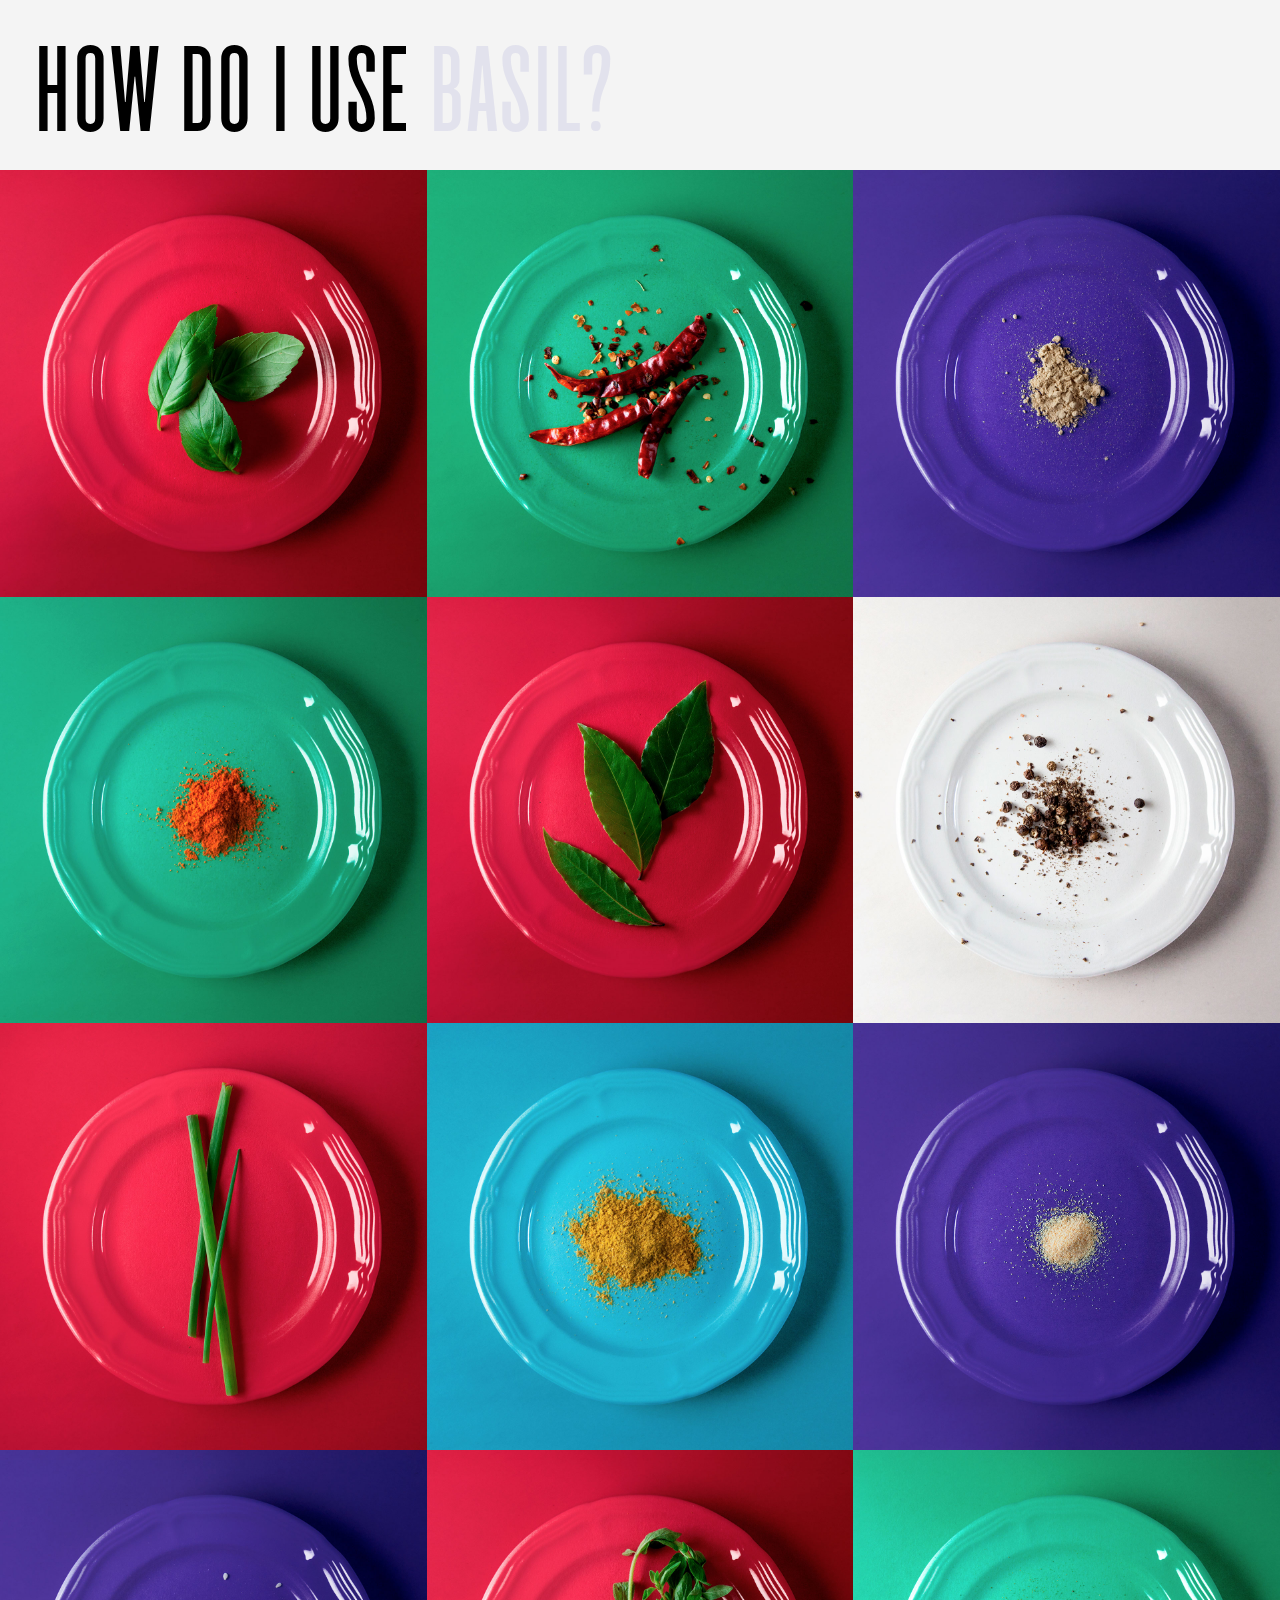
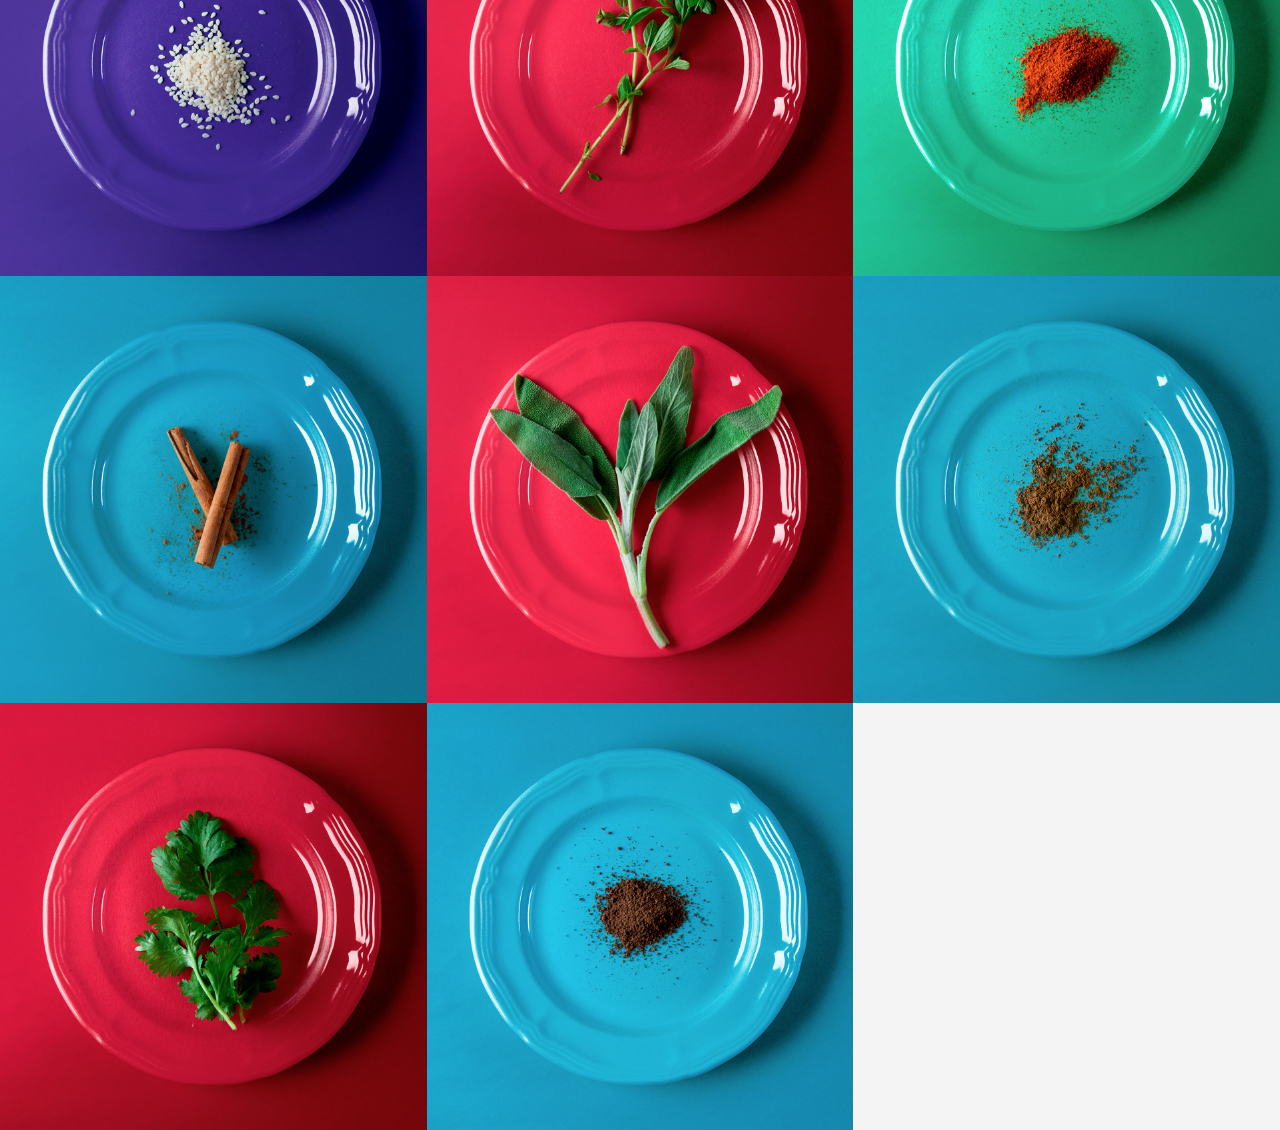
<file: index.html>
<html>
	<head>
		<link rel="stylesheet" type="text/css" href="style.css">
			<!--ROTATING SPICES-->
					<div class='content'>
						<div id='superSearch' class='cycle'>
						
					  	<div class='visible'>
					    	<p> <a href="index.html">
					      	How do I use</a>
					    	</p>
					    	<ul>
						        <li>Basil?</li>
						        <li>Cinnamon?</li>
						        <li>Paprika?</li>
						        <li>Chives?</li>
						        <li>Cayenne?</li>
						        <li>Oregano?</li>
					  		</ul>
					    </div>
					    	<form>
								<div id="search-wrapper">
									<input type="text" name="spice" />
								</div>
							</form>
					  	</div>
					</div>
	</head>
	<body>

	<div class="section group">
		<div class="col span_1_of_3">
			<a href="basil.html" class="darken">
				<div class="imgDescription">
					<img src="images/basil.jpg">
						<div><h2>Sweet Basil</h2></div>
					</img>
				</div>
			</a>
		</div>
		<div class="col span_1_of_3">
			<a href="chili.html" class="darken">
				<div class="imgDescription">
					<img src="images/chili.jpg">
						<div><h2>Dried Chiles</h2></div>
					</img>
				</div>
			</a>
		</div>  
		<div class="col span_1_of_3">
			<a href="ginger.html" class="darken">
				<div class="imgDescription">
					<img src="images/ginger.jpg">
						<div><h2>Ginger</h2></div>
					</img>
				</div>
			</a>
		</div>      
    </div>

	<div class="section group">
		<div class="col span_1_of_3">
			<a href="cayenne.html" class="darken">
				<div class="imgDescription">
					<img src="images/cayenne.jpg">
						<div><h2>Cayenne</h2></div>
					</img>
				</div>
			</a>
		</div>
		<div class="col span_1_of_3">
			<a href="bay.html" class="darken">
				<div class="imgDescription">
					<img src="images/bay-leaves.jpg">
						<div><h2>Bay Leaves</h2></div>
					</img>
				</div>
			</a>
		</div>  
		<div class="col span_1_of_3">
			<a href="black-pepper.html" class="darken">
				<div class="imgDescription">
					<img src="images/black-pepper.jpg">
						<div><h2>Black Pepper</h2></div>
					</img>
				</div>
			</a>
		</div>      
    </div>
	<div class="section group">
		<div class="col span_1_of_3">
			<a href="chives.html" class="darken">
				<div class="imgDescription">
					<img src="images/chives.jpg">
						<div><h2>Chives</h2></div>
					</img>
				</div>
			</a>
		</div>
		<div class="col span_1_of_3">
			<a href="curry.html" class="darken">
				<div class="imgDescription">
					<img src="images/curry.jpg">
						<div><h2>Curry</h2></div>
					</img>
				</div>
			</a>
		</div>  
		<div class="col span_1_of_3">
			<a href="garlic.html" class="darken">
				<div class="imgDescription">
					<img src="images/garlic.jpg">
						<div><h2>Garlic</h2></div>
					</img>
				</div>
			</a>
		</div>      
    </div>
	<div class="section group">
		<div class="col span_1_of_3">
			<a href="sesame.html" class="darken">
				<div class="imgDescription">
					<img src="images/sesame.jpg">
						<div><h2>Sesame</h2></div>
					</img>
				</div>
			</a>
		</div>
		<div class="col span_1_of_3">
			<a href="oregano.html" class="darken">
				<div class="imgDescription">
					<img src="images/oregano.jpg">
						<div><h2>Oregano</h2></div>
					</img>
				</div>
			</a>
		</div>  
		<div class="col span_1_of_3">
			<a href="paprika.html" class="darken">
				<div class="imgDescription">
					<img src="images/paprika.jpg">
						<div><h2>Paprika</h2></div>
					</img>
				</div>
			</a>
		</div>      
    </div>
	<div class="section group">
		<div class="col span_1_of_3">
			<a href="cinnamon.html" class="darken">
				<div class="imgDescription">
					<img src="images/cinnamon.jpg">
						<div><h2>Cinnamon</h2></div>
					</img>
				</div>
			</a>
		</div>
		<div class="col span_1_of_3">
			<a href="sage.html" class="darken">
				<div class="imgDescription">
					<img src="images/sage.jpg">
						<div><h2>Sage</h2></div>
					</img>
				</div>
			</a>
		</div>  
		<div class="col span_1_of_3">
			<a href="nutmeg.html" class="darken">
				<div class="imgDescription">
					<img src="images/nutmeg.jpg">
						<div><h2>Nutmeg</h2></div>
					</img>
				</div>
			</a>
		</div>      
    </div>
	<div class="section group">
		<div class="col span_1_of_3">
			<a href="parsley.html" class="darken">
				<div class="imgDescription">
					<img src="images/parsley.jpg">
						<div><h2>Parsley</h2></div>
					</img>
				</div>
			</a>
		</div>
		<div class="col span_1_of_3">
			<a href="all-spice.html" class="darken">
				<div class="imgDescription">
					<img src="images/allspice.jpg">
						<div><h2>All Spice</h2></div>
					</img>
				</div>
			</a>
		</div>  
		<div class="col span_1_of_3">
			<a href="ginger.html" class="darken">
				<div class="imgDescription">
				</div>
			</a>
		</div>      
    </div>

	</body>
</html>
</file>
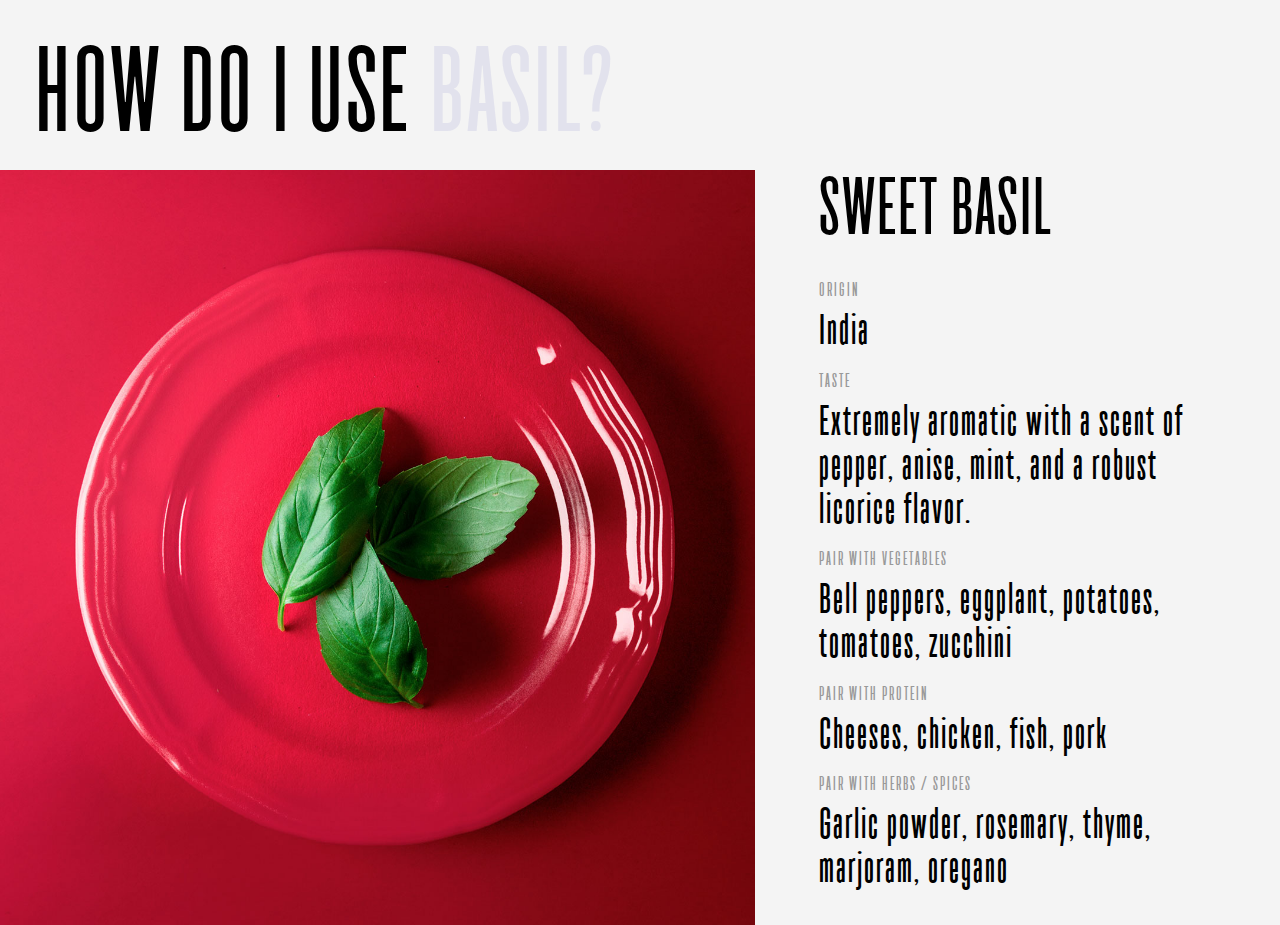
<file: basil.html>
<html>
	<head>
		<link rel="stylesheet" type="text/css" href="style-basil.css">
			<!--ROTATING SPICES-->
					<div class='content'>
						<div id='superSearch' class='cycle'>
						
					  	<div class='visible'>
					    	<p> <a href="index.html">
					      	How do I use</a>
					    	</p>
					    	<ul>
						        <li>Basil?</li>
						        <li>Cinnamon?</li>
						        <li>Paprika?</li>
						        <li>Chives?</li>
						        <li>Cayenne?</li>
						        <li>Oregano?</li>
					  		</ul>
					    </div>
					    	<form>
								<div id="search-wrapper">
									<input type="text" name="spice" />
								</div>
							</form>
					  	</div>
					</div>
	</head>
	<body>

<div class="main">
	<img src="images/basil.jpg"></img></div>
<div id="articletitle">
	<h1>Sweet Basil</h1>

	<h2>Origin</h2>
	<h3>India</h3>

	<h2>Taste</h2>
	<h3>Extremely aromatic with a scent of pepper, anise, mint, and a robust licorice flavor. </h3>

	<h2>Pair with vegetables</h2>
	<h3>Bell peppers, eggplant, potatoes, tomatoes, zucchini</h3>

	<h2>Pair with protein</h2>
	<h3>Cheeses, chicken, fish, pork</h3>

	<h2>Pair with herbs / spices</h2>
	<h3>Garlic powder, rosemary, thyme, marjoram, oregano</h3>

	
</div>
	</body>
</html>
</file>
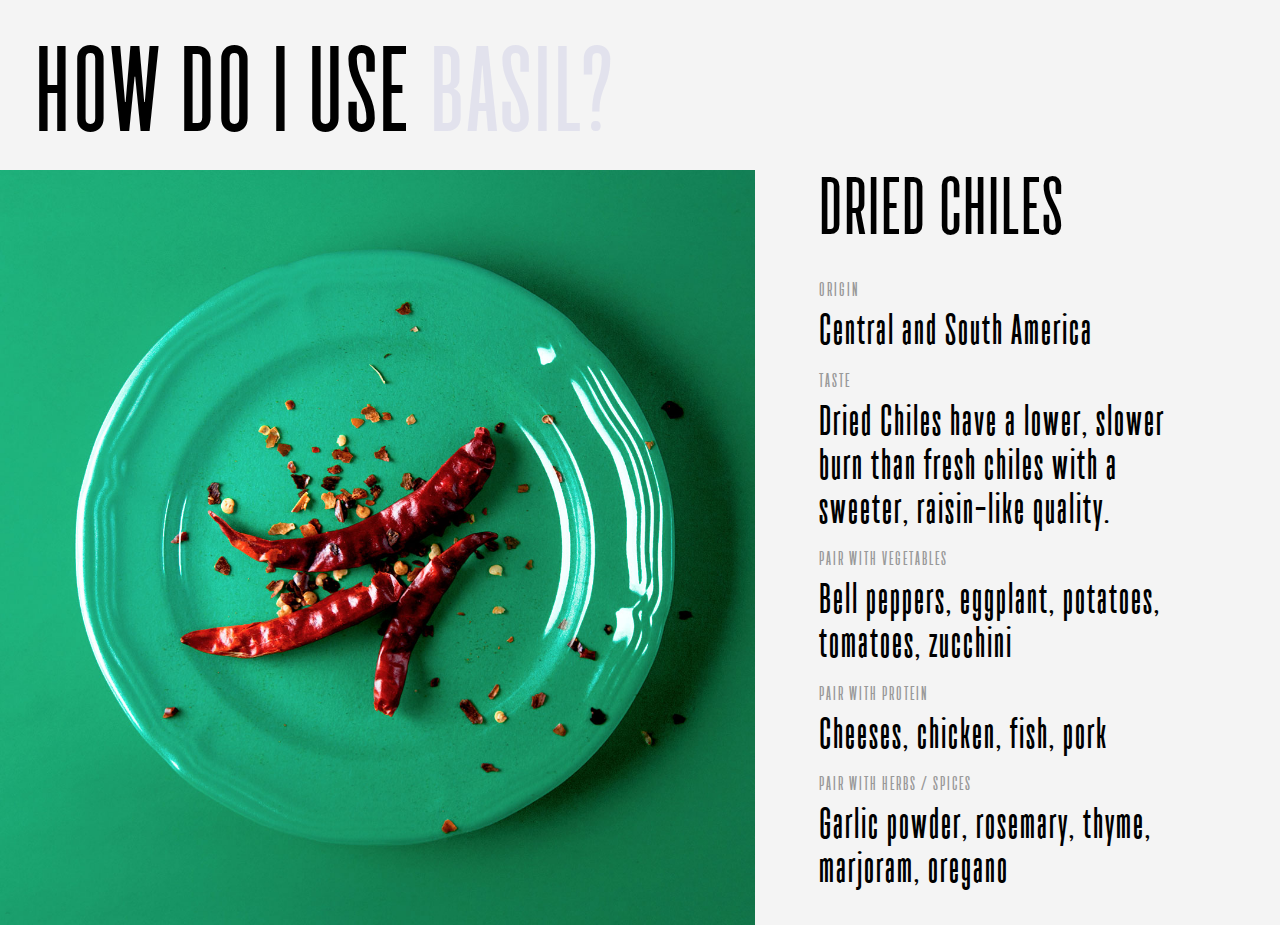
<file: chili.html>
<html>
	<head>
		<link rel="stylesheet" type="text/css" href="style-basil.css">
			<!--ROTATING SPICES-->
					<div class='content'>
						<div id='superSearch' class='cycle'>
						
					  	<div class='visible'>
					    	<p> <a href="index.html">
					      	How do I use</a>
					    	</p>
					    	<ul>
						        <li>Basil?</li>
						        <li>Cinnamon?</li>
						        <li>Paprika?</li>
						        <li>Chives?</li>
						        <li>Cayenne?</li>
						        <li>Oregano?</li>
					  		</ul>
					    </div>
					    	<form>
								<div id="search-wrapper">
									<input type="text" name="spice" />
								</div>
							</form>
					  	</div>
					</div>
	</head>
	<body>

<div class="main">
	<img src="images/chili.jpg"></img></div>
<div id="articletitle">
	<h1>Dried Chiles</h1>

	<h2>Origin</h2>
	<h3>Central and South America</h3>

	<h2>Taste</h2>
	<h3>Dried Chiles have a lower, slower burn than fresh chiles with a sweeter, raisin-like quality.</h3>

	<h2>Pair with vegetables</h2>
	<h3>Bell peppers, eggplant, potatoes, tomatoes, zucchini</h3>

	<h2>Pair with protein</h2>
	<h3>Cheeses, chicken, fish, pork</h3>

	<h2>Pair with herbs / spices</h2>
	<h3>Garlic powder, rosemary, thyme, marjoram, oregano</h3>

	
</div>
	</body>
</html>
</file>
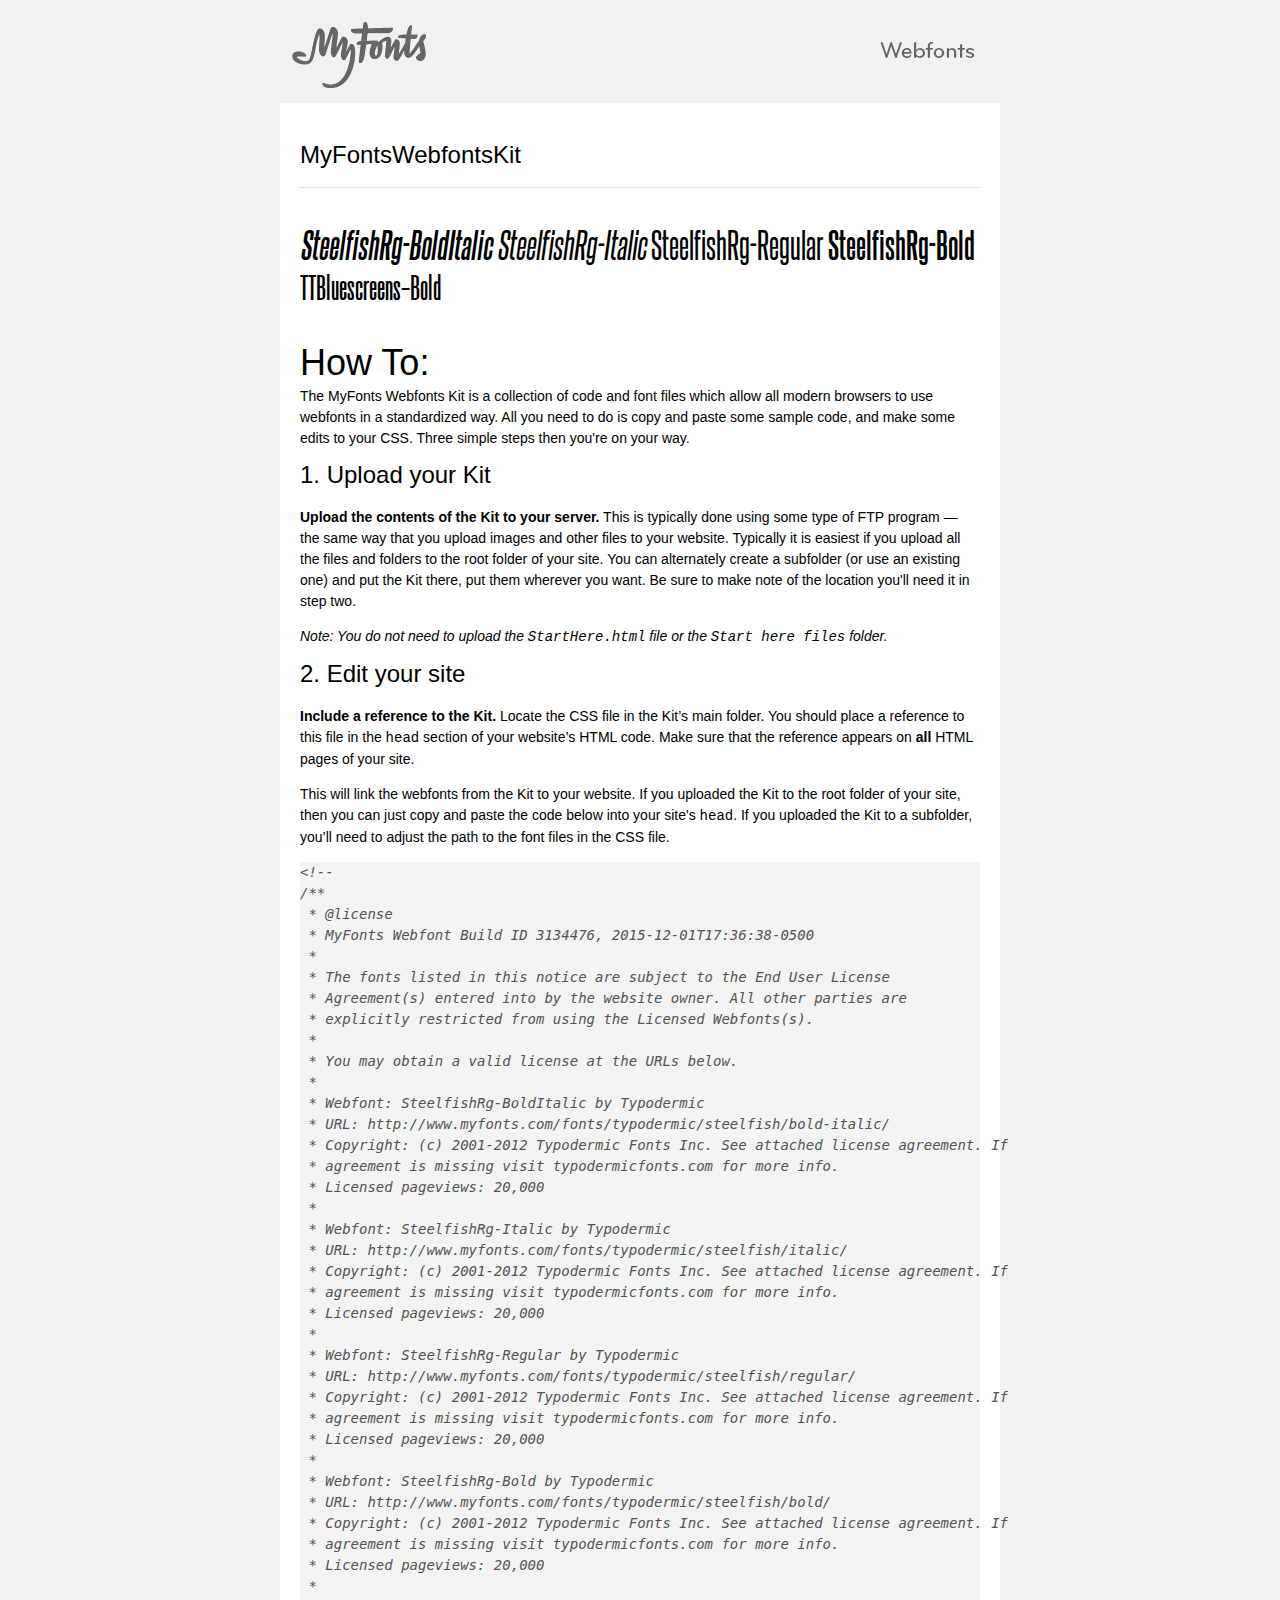
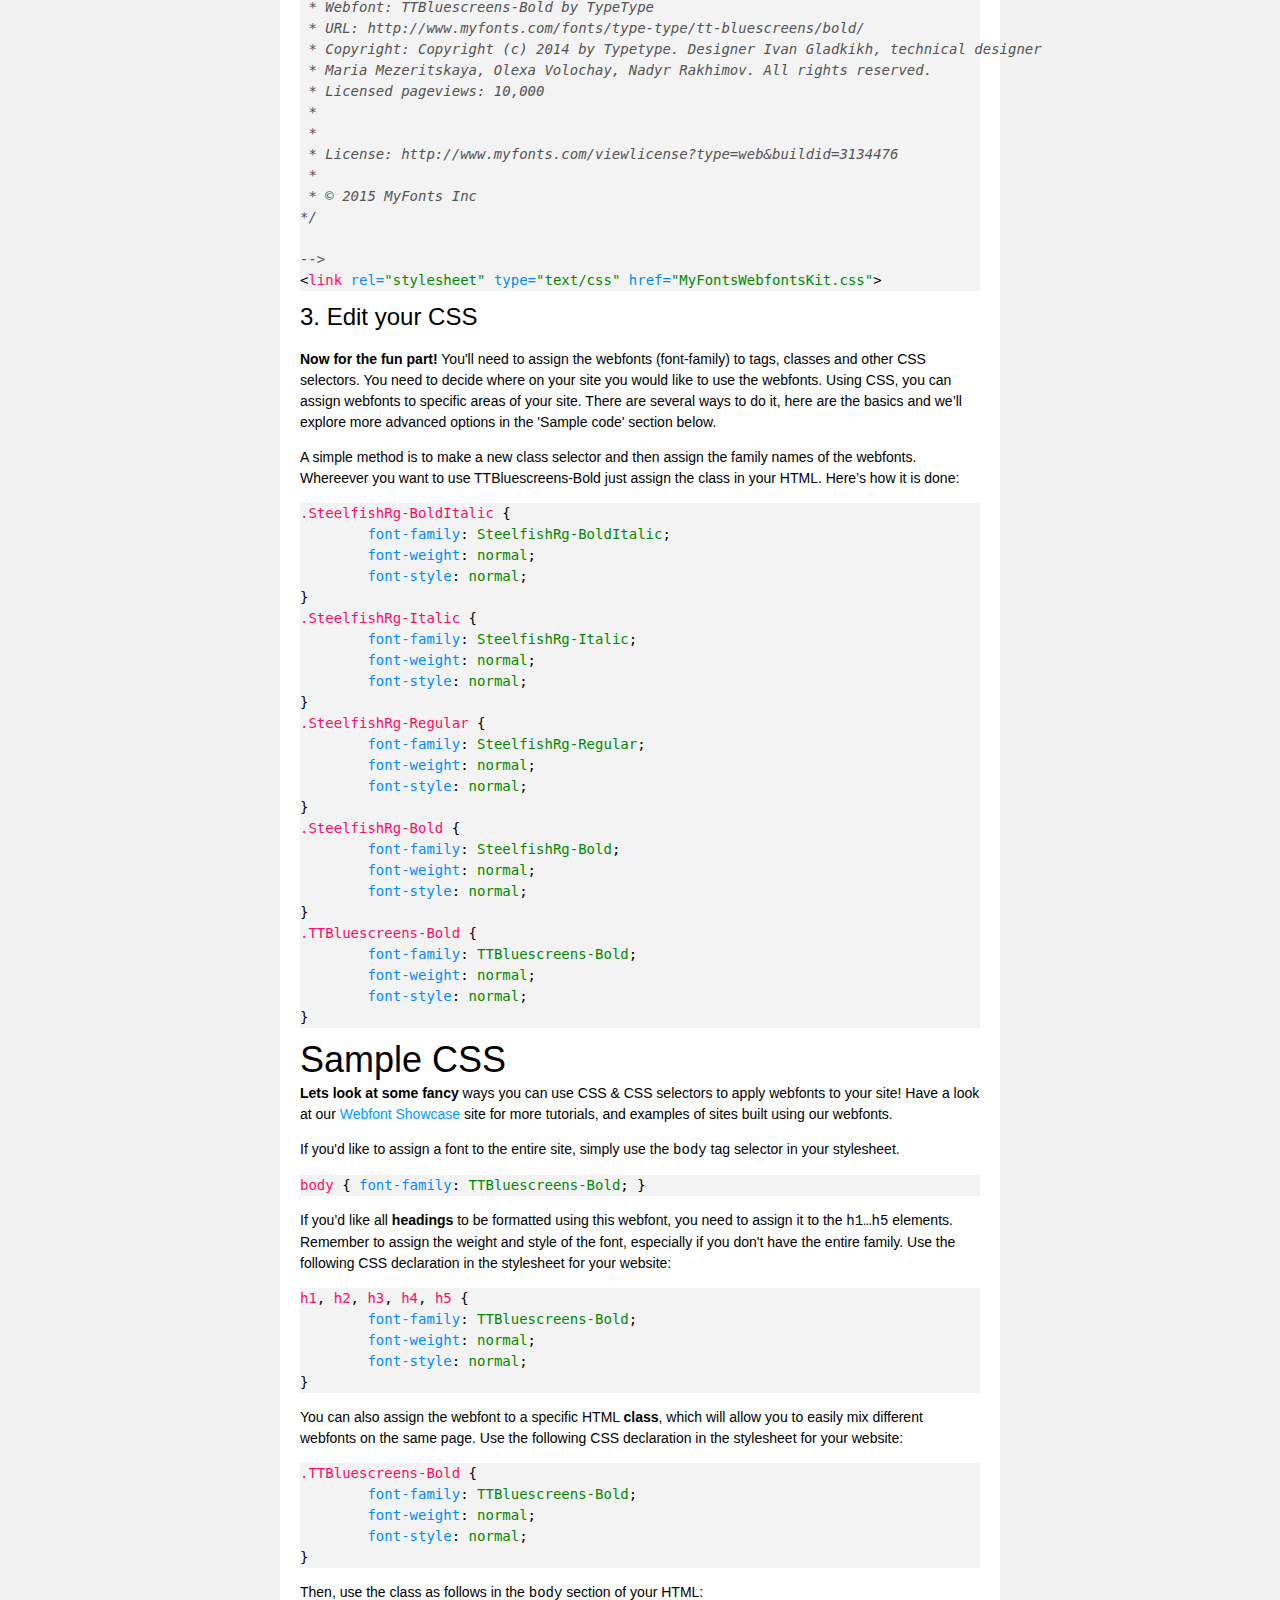
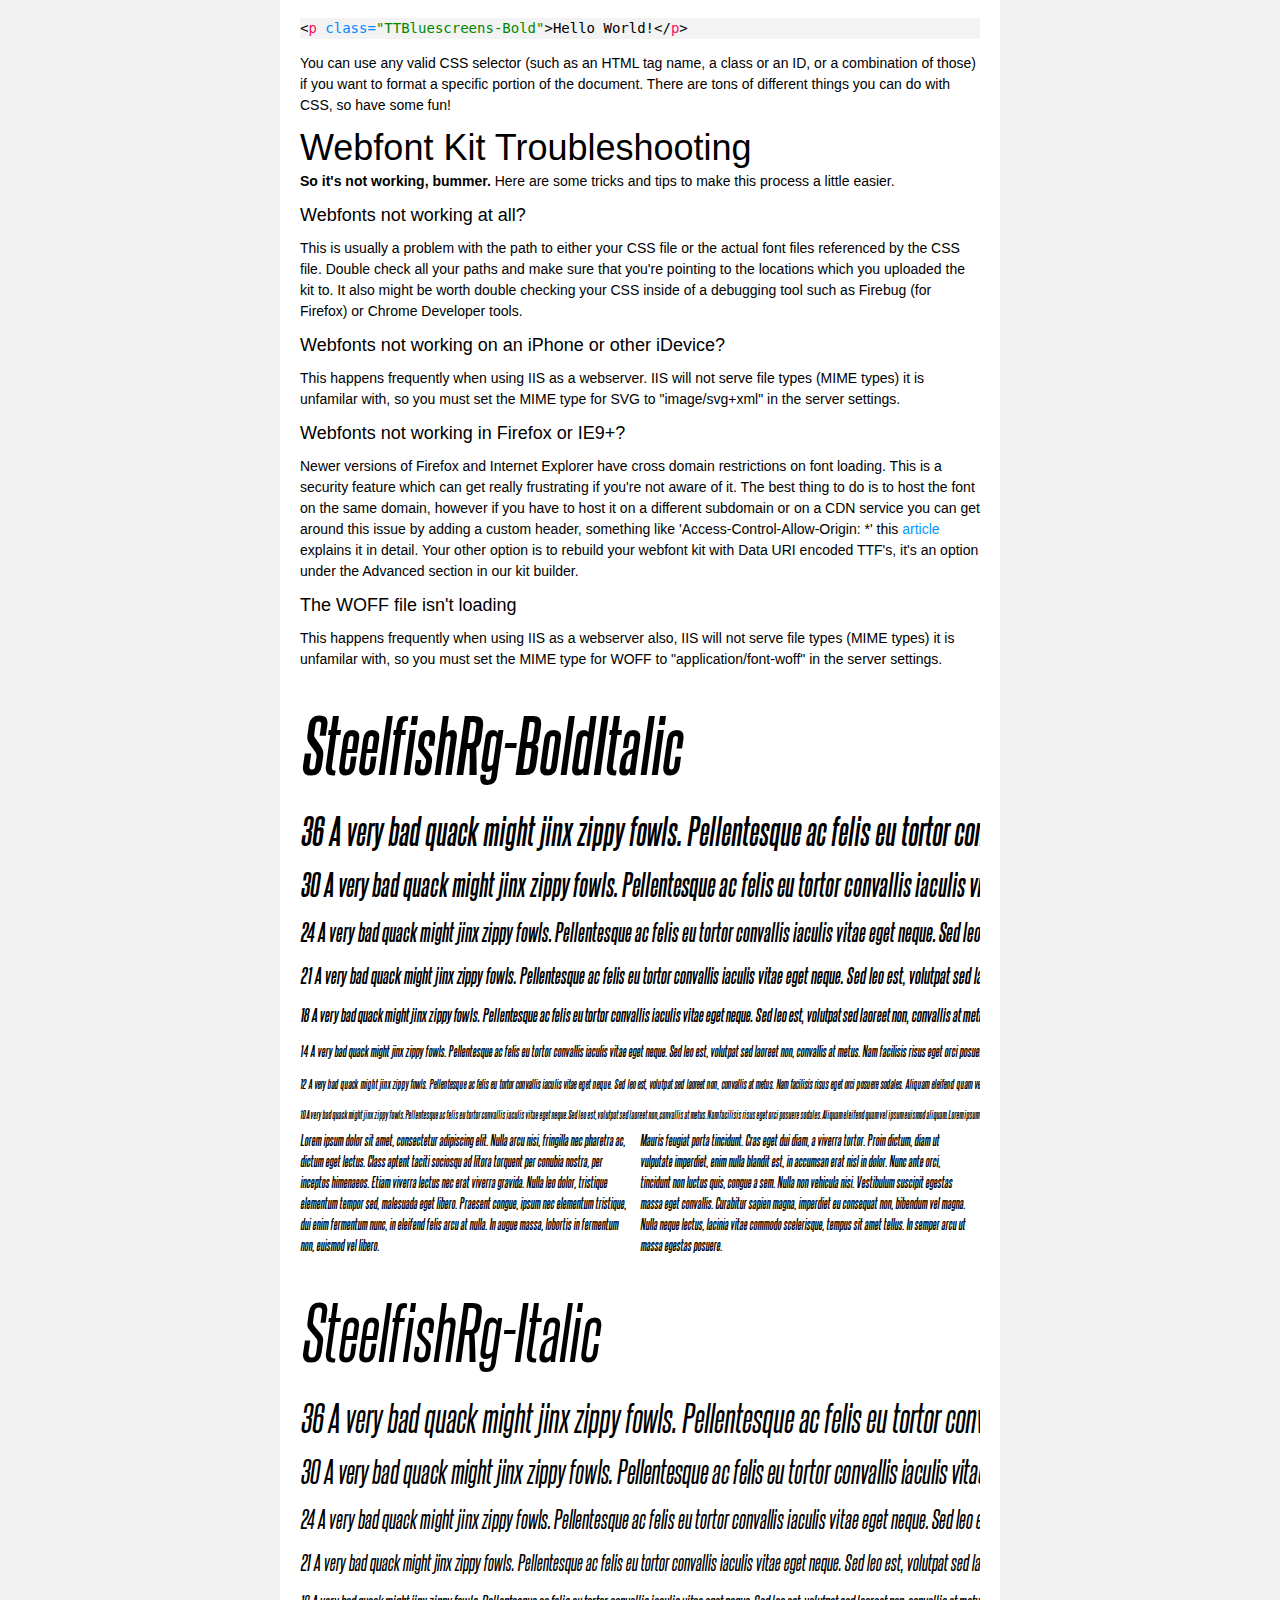
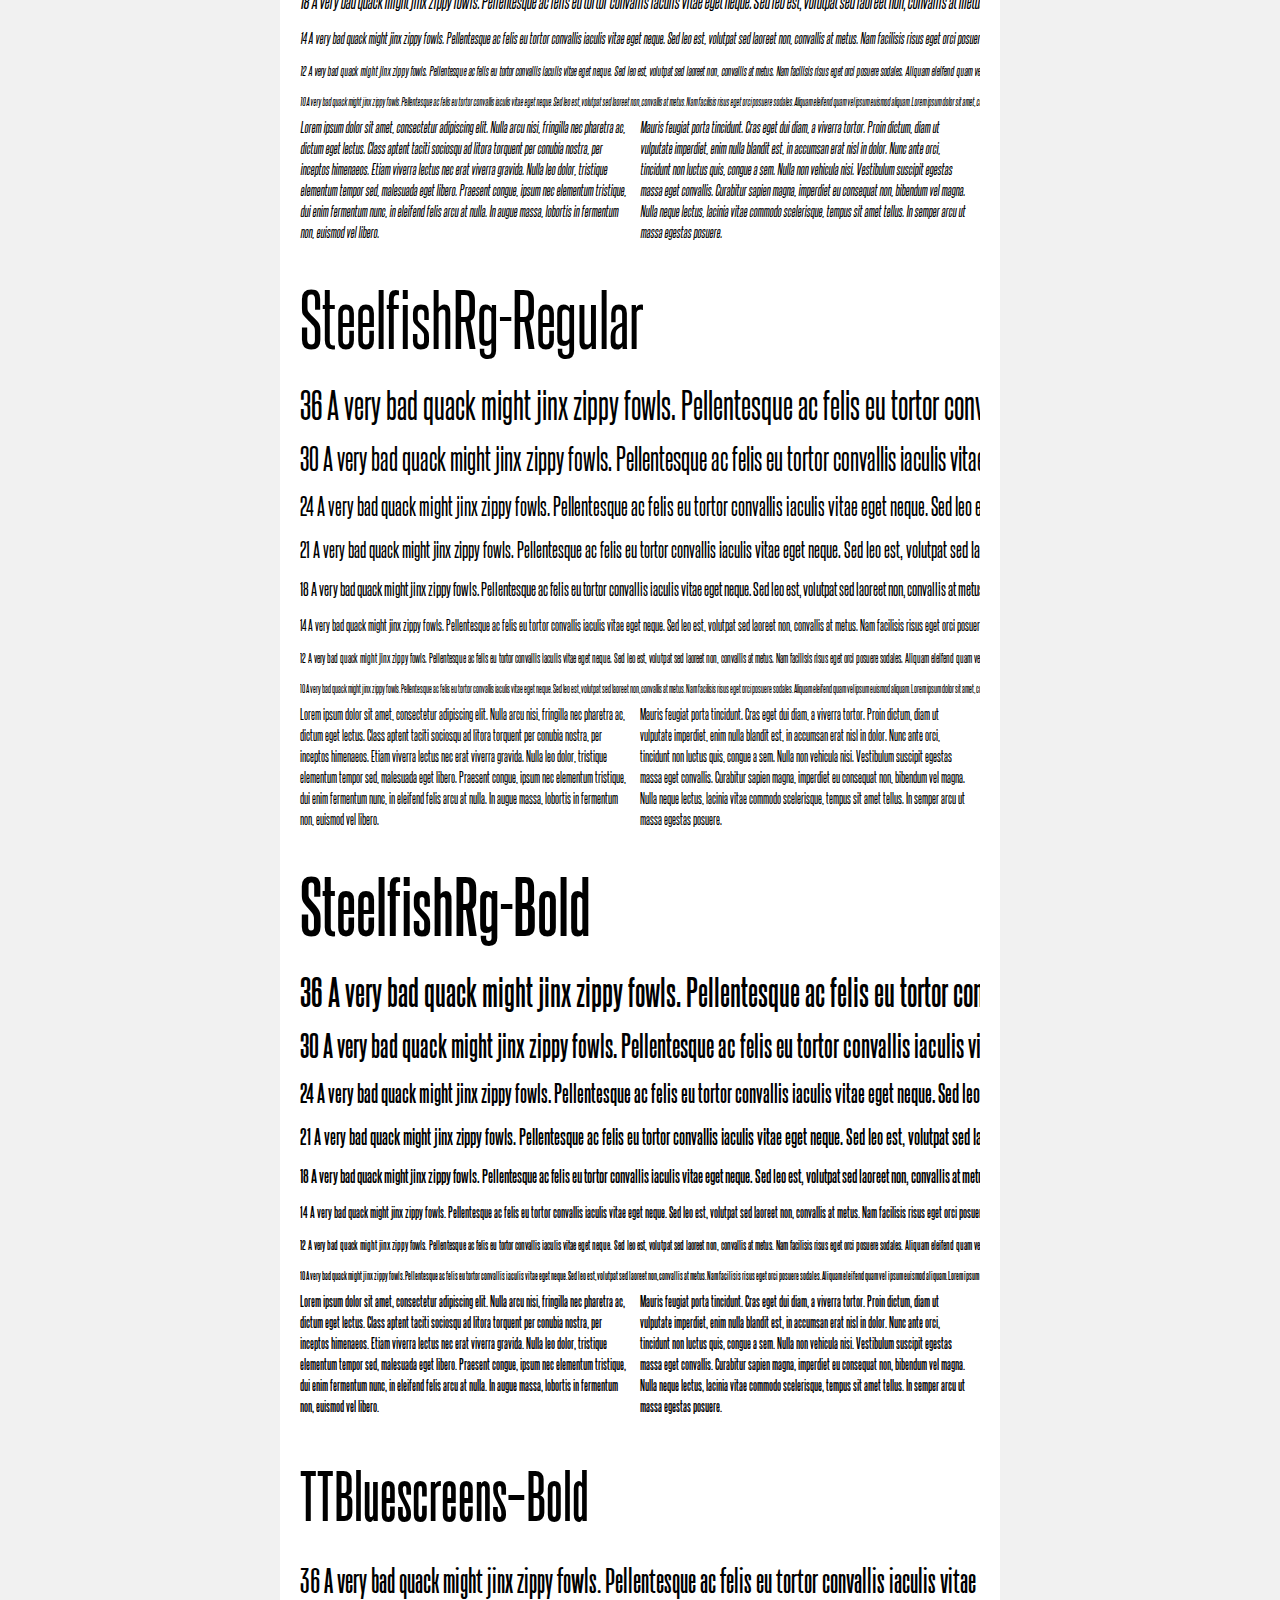
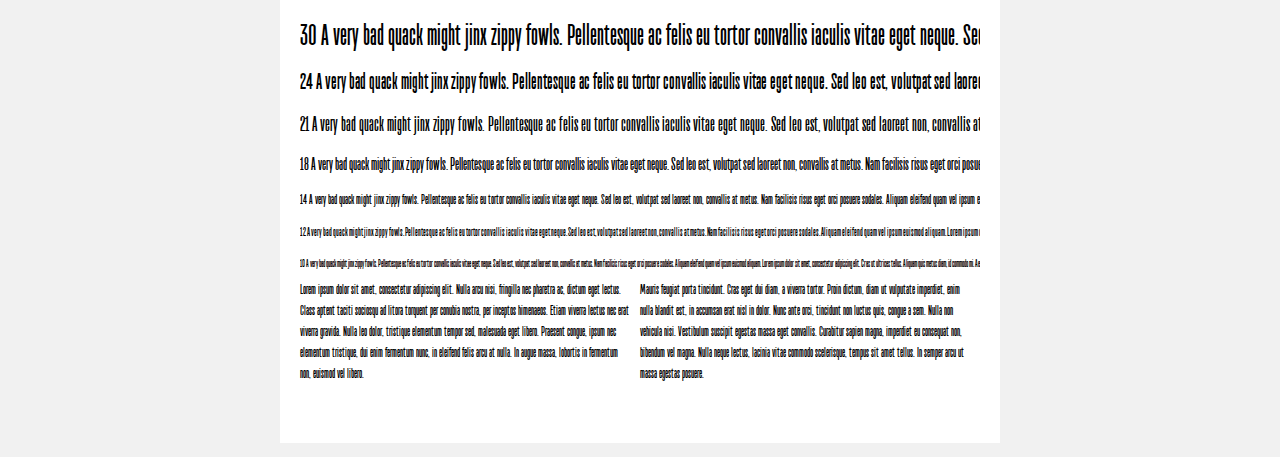
<file: StartHere.html>
<!DOCTYPE html PUBLIC "-//W3C//DTD XHTML 1.0 Strict//EN"
	"http://www.w3.org/TR/xhtml1/DTD/xhtml1-strict.dtd">

<html xmlns="http://www.w3.org/1999/xhtml" xml:lang="en" lang="en">
<head>
<title>MyFontsWebfontsKit</title>
<meta http-equiv="Content-Type" content="text/html; charset=UTF-8"/>

<!--
/**
 * @license
 * MyFonts Webfont Build ID 3134476, 2015-12-01T17:36:38-0500
 * 
 * The fonts listed in this notice are subject to the End User License
 * Agreement(s) entered into by the website owner. All other parties are 
 * explicitly restricted from using the Licensed Webfonts(s).
 * 
 * You may obtain a valid license at the URLs below.
 * 
 * Webfont: SteelfishRg-BoldItalic by Typodermic
 * URL: http://www.myfonts.com/fonts/typodermic/steelfish/bold-italic/
 * Copyright: (c) 2001-2012 Typodermic Fonts Inc. See attached license agreement. If agreement is missing visit typodermicfonts.com for more info.
 * Licensed pageviews: 20,000
 * 
 * Webfont: SteelfishRg-Italic by Typodermic
 * URL: http://www.myfonts.com/fonts/typodermic/steelfish/italic/
 * Copyright: (c) 2001-2012 Typodermic Fonts Inc. See attached license agreement. If agreement is missing visit typodermicfonts.com for more info.
 * Licensed pageviews: 20,000
 * 
 * Webfont: SteelfishRg-Regular by Typodermic
 * URL: http://www.myfonts.com/fonts/typodermic/steelfish/regular/
 * Copyright: (c) 2001-2012 Typodermic Fonts Inc. See attached license agreement. If agreement is missing visit typodermicfonts.com for more info.
 * Licensed pageviews: 20,000
 * 
 * Webfont: SteelfishRg-Bold by Typodermic
 * URL: http://www.myfonts.com/fonts/typodermic/steelfish/bold/
 * Copyright: (c) 2001-2012 Typodermic Fonts Inc. See attached license agreement. If agreement is missing visit typodermicfonts.com for more info.
 * Licensed pageviews: 20,000
 * 
 * Webfont: TTBluescreens-Bold by TypeType
 * URL: http://www.myfonts.com/fonts/type-type/tt-bluescreens/bold/
 * Copyright: Copyright (c) 2014 by Typetype. Designer Ivan Gladkikh, technical designer Maria Mezeritskaya, Olexa Volochay, Nadyr Rakhimov. All rights reserved.
 * Licensed pageviews: 10,000
 * 
 * 
 * License: http://www.myfonts.com/viewlicense?type=web&buildid=3134476
 * 
 * © 2015 MyFonts Inc
*/

-->

<!-- 1. load the webfonts -->
<link rel="stylesheet" type="text/css" href="MyFontsWebfontsKit.css"/>

<!-- 2. set up some css styles using the webfonts -->
<style type="text/css">
.SteelfishRg-BoldItalic { font-family: SteelfishRg-BoldItalic; }
.SteelfishRg-Italic { font-family: SteelfishRg-Italic; }
.SteelfishRg-Regular { font-family: SteelfishRg-Regular; }
.SteelfishRg-Bold { font-family: SteelfishRg-Bold; }
.TTBluescreens-Bold { font-family: TTBluescreens-Bold; }
</style>


<!-- not relevant to webfonts. just example code highlighting. -->
<script type="text/javascript" src="Start here files/highlight.js"></script>
<script type="text/javascript">
  hljs.initHighlightingOnLoad();
</script>

<!-- also not relavent to webfonts. just layout css for this doc. -->
<link rel="stylesheet" type="text/css" href="Start here files/layout.css">


</head>
<body>
<div id="header"><br/>
  <img src="Start here files/header.png" alt="MyFonts Webfonts" style="padding-bottom: 12px;" width="720" border="0" height="66"/>
</div>
<div id="main_container">
		
<div id="headline">
<h2 class="webfont-article-block">MyFontsWebfontsKit</h2>
<div class="container-article"><p style="font-size:36px;line-height:40px;">
  <span class="SteelfishRg-BoldItalic" contenteditable="true">SteelfishRg-BoldItalic </span>
  <span class="SteelfishRg-Italic" contenteditable="true">SteelfishRg-Italic </span>
  <span class="SteelfishRg-Regular" contenteditable="true">SteelfishRg-Regular </span>
  <span class="SteelfishRg-Bold" contenteditable="true">SteelfishRg-Bold </span>
  <span class="TTBluescreens-Bold" contenteditable="true">TTBluescreens-Bold </span>
</div>
</div>
<div id="webfont_instructions">
	<h1>How To:</h1>
	<p>The MyFonts Webfonts Kit is a collection of code and font files which allow all modern browsers to use webfonts in a standardized way.  
	All you need to do is copy and paste some sample code, and make some edits to your CSS.  Three simple steps then you're on your way.</p>
	
	<h2>1. Upload your Kit</h2>

	<p><strong>Upload the contents of the Kit to your server.</strong> This is
	typically done using some type of FTP program — the same way that you upload images and other files
	to your website. Typically it is easiest if you upload all the files and folders to
	the root folder of your site.  You can alternately create a subfolder (or use an existing one) and put
	the Kit there, put them wherever you want.  Be sure to make note of the location you'll need it in step two. </p>

	<p><em>Note: You do not need to upload the <code>StartHere.html</code> file or
	the <code>Start here files</code> folder.</em> </p>

	<h2>2. Edit your site</h2>

	<p><strong>Include a reference to the Kit. </strong> Locate the CSS file in the Kit’s main folder.  You should place a reference to this file in the
	<code>head</code> section of your website’s HTML code. Make
	sure that the reference appears on <strong>all</strong> HTML pages of your site.</p>

	<p>This will link the webfonts from the Kit to your website. 
	If you uploaded the Kit to the root folder of your site, then
	you can just copy and paste the code below into your site's 
	<code>head</code>. If you uploaded the Kit to a
	subfolder, you’ll need to adjust the path to the font files in the CSS file. </p>

	<pre><code class="html">&lt;!--
/**
 * @license
 * MyFonts Webfont Build ID 3134476, 2015-12-01T17:36:38-0500
 * 
 * The fonts listed in this notice are subject to the End User License
 * Agreement(s) entered into by the website owner. All other parties are 
 * explicitly restricted from using the Licensed Webfonts(s).
 * 
 * You may obtain a valid license at the URLs below.
 * 
 * Webfont: SteelfishRg-BoldItalic by Typodermic
 * URL: http://www.myfonts.com/fonts/typodermic/steelfish/bold-italic/
 * Copyright: (c) 2001-2012 Typodermic Fonts Inc. See attached license agreement. If
 * agreement is missing visit typodermicfonts.com for more info.
 * Licensed pageviews: 20,000
 * 
 * Webfont: SteelfishRg-Italic by Typodermic
 * URL: http://www.myfonts.com/fonts/typodermic/steelfish/italic/
 * Copyright: (c) 2001-2012 Typodermic Fonts Inc. See attached license agreement. If
 * agreement is missing visit typodermicfonts.com for more info.
 * Licensed pageviews: 20,000
 * 
 * Webfont: SteelfishRg-Regular by Typodermic
 * URL: http://www.myfonts.com/fonts/typodermic/steelfish/regular/
 * Copyright: (c) 2001-2012 Typodermic Fonts Inc. See attached license agreement. If
 * agreement is missing visit typodermicfonts.com for more info.
 * Licensed pageviews: 20,000
 * 
 * Webfont: SteelfishRg-Bold by Typodermic
 * URL: http://www.myfonts.com/fonts/typodermic/steelfish/bold/
 * Copyright: (c) 2001-2012 Typodermic Fonts Inc. See attached license agreement. If
 * agreement is missing visit typodermicfonts.com for more info.
 * Licensed pageviews: 20,000
 * 
 * Webfont: TTBluescreens-Bold by TypeType
 * URL: http://www.myfonts.com/fonts/type-type/tt-bluescreens/bold/
 * Copyright: Copyright (c) 2014 by Typetype. Designer Ivan Gladkikh, technical designer
 * Maria Mezeritskaya, Olexa Volochay, Nadyr Rakhimov. All rights reserved.
 * Licensed pageviews: 10,000
 * 
 * 
 * License: http://www.myfonts.com/viewlicense?type=web&amp;buildid=3134476
 * 
 * © 2015 MyFonts Inc
*/

--&gt;
&lt;link rel=&quot;stylesheet&quot; type=&quot;text/css&quot; href=&quot;MyFontsWebfontsKit.css&quot;&gt;
</code></pre>
	
	<h2>3. Edit your CSS</h2>

	<p><strong>Now for the fun part!</strong>
	You'll need to assign the webfonts (font-family) to tags, classes and other CSS selectors.
	You need to decide where on your site you would like to use the webfonts.  
	Using CSS, you can assign webfonts to specific areas of your site.  
	There are several ways to do it, here are the basics and we’ll explore more advanced options in the 'Sample code' section below. </p>

	<p>A simple method is to make a new class selector and
	then assign the family names of the webfonts.  Whereever you want to use TTBluescreens-Bold just assign the class in your HTML. Here’s how it is done: </p>
	
	
	<pre><code class="css">.SteelfishRg-BoldItalic { 
	font-family: SteelfishRg-BoldItalic;
	font-weight: normal;
	font-style: normal;
}
.SteelfishRg-Italic { 
	font-family: SteelfishRg-Italic;
	font-weight: normal;
	font-style: normal;
}
.SteelfishRg-Regular { 
	font-family: SteelfishRg-Regular;
	font-weight: normal;
	font-style: normal;
}
.SteelfishRg-Bold { 
	font-family: SteelfishRg-Bold;
	font-weight: normal;
	font-style: normal;
}
.TTBluescreens-Bold { 
	font-family: TTBluescreens-Bold;
	font-weight: normal;
	font-style: normal;
}
</code></pre>
</div>
<div id="webfont_code">
	<h1>Sample CSS</h1>
	<p><strong>Lets look at some fancy</strong> ways you can use CSS &amp; CSS selectors to apply webfonts to your site!
	Have a look at our <a href='http://webfonts.myfonts.com'>Webfont Showcase</a> site for more tutorials, and examples of sites built using our webfonts.
	</p>
	
	<p>If you'd like to assign a font to the entire site, simply use the <code>body</code> tag selector in your stylesheet.</p>
	
	 
	<pre><code class="css">body { font-family: TTBluescreens-Bold; }</code></pre>

	<p>If you’d like all <strong>headings</strong> to be formatted using this
	webfont, you need to assign it to the <code>h1…h5</code> elements.  
	Remember to assign the weight and style of the font, especially if you don't have the entire family.
	Use the following CSS declaration in the stylesheet for your website: </p>

 
	<pre><code class="css">h1, h2, h3, h4, h5 { 
	font-family: TTBluescreens-Bold; 
	font-weight: normal; 
	font-style: normal; 
}</code></pre>

	<p>You can also assign the webfont to a specific HTML <strong>class</strong>, which will allow
	you to easily mix different webfonts on the same page. Use the following CSS
	declaration in the stylesheet for your website: </p>

	
	<pre><code class="css">.TTBluescreens-Bold { 
	font-family: TTBluescreens-Bold;
	font-weight: normal;
	font-style: normal;
}
</code></pre>

	<p>Then, use the class as follows in the <code>body</code> section of your HTML: </p>

		<pre><code class="html">&lt;p class=&quot;TTBluescreens-Bold&quot;&gt;Hello World!&lt;/p&gt;</code></pre>

	<p>You can use any valid CSS selector (such as an HTML tag name, a class or an
	ID, or a combination of those) if you want to format a specific portion of the
	document.  There are tons of different things you can do with CSS, so have some fun!</p>
	
</div>

<div id="webfont_troubleshooting">
	
	<h1>Webfont Kit Troubleshooting</h1>
	
	<p><strong>So it's not working, bummer.</strong>  Here are some tricks and tips to make this process a little easier.</p>
	
	<h3>Webfonts not working at all?</h3><p>
	This is usually a problem with the path to either your CSS file or the actual font files referenced by the CSS file.  Double check all your paths and make sure that you're pointing to the locations which you uploaded the kit to.
	It also might be worth double checking your CSS inside of a debugging tool such as Firebug (for Firefox) or Chrome Developer tools.
	</p>

	<h3>Webfonts not working on an iPhone or other iDevice?</h3><p>
	This happens frequently when using IIS as a webserver. IIS will not serve file types (MIME types) it is unfamilar with, so
	you must set the MIME type for SVG to "image/svg+xml" in the server settings.</p>

	<h3>Webfonts not working in Firefox or IE9+?</h3><p>
	Newer versions of Firefox and Internet Explorer have cross domain restrictions on font loading.
	This is a security feature which can get really frustrating if you're not aware of it.  The best thing to do is to host the font on the same domain,
	however if you have to host it on a different subdomain or on a CDN service you can get around this issue by adding a custom header, something like 'Access-Control-Allow-Origin: *'
	this <a href='http://www.red-team-design.com/firefox-doesnt-allow-cross-domain-fonts-by-default/'>article</a> explains it in detail.
	Your other option is to rebuild your webfont kit with Data URI encoded TTF's, it's an option under the Advanced section in our kit builder.</p>
	
	<h3>The WOFF file isn't loading</h3><p>
	This happens frequently when using IIS as a webserver also, IIS will not serve file types (MIME types) it is unfamilar with, so
	you must set the MIME type for WOFF to "application/font-woff" in the server settings.</p>
	</div>

<div id="webfont_specimen">
	<div class="clearer">&nbsp;</div>
	
		  <div class="clearer">&nbsp;</div>
  <div class="webfont-sample-block">
    <p class="SteelfishRg-BoldItalic webfont-sample" style="font-size:72px;">SteelfishRg-BoldItalic</p>
  </div>
  <div class="webfont-sample-block nowrap">
    <p class="SteelfishRg-BoldItalic webfont-sample" style="font-size:36px;"><span>36 </span>A very bad quack might jinx zippy fowls. Pellentesque ac felis eu tortor convallis iaculis vitae eget neque. Sed leo est, volutpat sed laoreet non, convallis at metus. Nam facilisis risus eget orci posuere sodales. Aliquam eleifend quam vel ipsum euismod aliquam. Lorem ipsum dolor sit amet, consectetur adipiscing elit. Cras ut ultrices tellus. Aliquam quis metus diam, id commodo mi. Aenean ac urna mi, sit amet gravida lacus. Aliquam urna nunc, pulvinar vel egestas ac, tincidunt non dui. Maecenas in orci sit amet lacus mollis viverra eu vitae arcu. Vestibulum eros quam, viverra et fermentum ac, ultrices sit amet risus. Nulla tristique magna vel urna tempus cursus. </p>
    <p class="SteelfishRg-BoldItalic webfont-sample" style="font-size:30px;"><span>30 </span>A very bad quack might jinx zippy fowls. Pellentesque ac felis eu tortor convallis iaculis vitae eget neque. Sed leo est, volutpat sed laoreet non, convallis at metus. Nam facilisis risus eget orci posuere sodales. Aliquam eleifend quam vel ipsum euismod aliquam. Lorem ipsum dolor sit amet, consectetur adipiscing elit. Cras ut ultrices tellus. Aliquam quis metus diam, id commodo mi. Aenean ac urna mi, sit amet gravida lacus. Aliquam urna nunc, pulvinar vel egestas ac, tincidunt non dui. Maecenas in orci sit amet lacus mollis viverra eu vitae arcu. Vestibulum eros quam, viverra et fermentum ac, ultrices sit amet risus. Nulla tristique magna vel urna tempus cursus. </p>
    <p class="SteelfishRg-BoldItalic webfont-sample" style="font-size:24px;"><span>24 </span>A very bad quack might jinx zippy fowls. Pellentesque ac felis eu tortor convallis iaculis vitae eget neque. Sed leo est, volutpat sed laoreet non, convallis at metus. Nam facilisis risus eget orci posuere sodales. Aliquam eleifend quam vel ipsum euismod aliquam. Lorem ipsum dolor sit amet, consectetur adipiscing elit. Cras ut ultrices tellus. Aliquam quis metus diam, id commodo mi. Aenean ac urna mi, sit amet gravida lacus. Aliquam urna nunc, pulvinar vel egestas ac, tincidunt non dui. Maecenas in orci sit amet lacus mollis viverra eu vitae arcu. Vestibulum eros quam, viverra et fermentum ac, ultrices sit amet risus. Nulla tristique magna vel urna tempus cursus. </p>
    <p class="SteelfishRg-BoldItalic webfont-sample" style="font-size:21px;"><span>21 </span>A very bad quack might jinx zippy fowls. Pellentesque ac felis eu tortor convallis iaculis vitae eget neque. Sed leo est, volutpat sed laoreet non, convallis at metus. Nam facilisis risus eget orci posuere sodales. Aliquam eleifend quam vel ipsum euismod aliquam. Lorem ipsum dolor sit amet, consectetur adipiscing elit. Cras ut ultrices tellus. Aliquam quis metus diam, id commodo mi. Aenean ac urna mi, sit amet gravida lacus. Aliquam urna nunc, pulvinar vel egestas ac, tincidunt non dui. Maecenas in orci sit amet lacus mollis viverra eu vitae arcu. Vestibulum eros quam, viverra et fermentum ac, ultrices sit amet risus. Nulla tristique magna vel urna tempus cursus. </p>
    <p class="SteelfishRg-BoldItalic webfont-sample" style="font-size:18px;"><span>18 </span>A very bad quack might jinx zippy fowls. Pellentesque ac felis eu tortor convallis iaculis vitae eget neque. Sed leo est, volutpat sed laoreet non, convallis at metus. Nam facilisis risus eget orci posuere sodales. Aliquam eleifend quam vel ipsum euismod aliquam. Lorem ipsum dolor sit amet, consectetur adipiscing elit. Cras ut ultrices tellus. Aliquam quis metus diam, id commodo mi. Aenean ac urna mi, sit amet gravida lacus. Aliquam urna nunc, pulvinar vel egestas ac, tincidunt non dui. Maecenas in orci sit amet lacus mollis viverra eu vitae arcu. Vestibulum eros quam, viverra et fermentum ac, ultrices sit amet risus. Nulla tristique magna vel urna tempus cursus. </p>
    <p class="SteelfishRg-BoldItalic webfont-sample" style="font-size:14px;"><span>14 </span>A very bad quack might jinx zippy fowls. Pellentesque ac felis eu tortor convallis iaculis vitae eget neque. Sed leo est, volutpat sed laoreet non, convallis at metus. Nam facilisis risus eget orci posuere sodales. Aliquam eleifend quam vel ipsum euismod aliquam. Lorem ipsum dolor sit amet, consectetur adipiscing elit. Cras ut ultrices tellus. Aliquam quis metus diam, id commodo mi. Aenean ac urna mi, sit amet gravida lacus. Aliquam urna nunc, pulvinar vel egestas ac, tincidunt non dui. Maecenas in orci sit amet lacus mollis viverra eu vitae arcu. Vestibulum eros quam, viverra et fermentum ac, ultrices sit amet risus. Nulla tristique magna vel urna tempus cursus. </p>
    <p class="SteelfishRg-BoldItalic webfont-sample" style="font-size:12px;"><span>12 </span>A very bad quack might jinx zippy fowls. Pellentesque ac felis eu tortor convallis iaculis vitae eget neque. Sed leo est, volutpat sed laoreet non, convallis at metus. Nam facilisis risus eget orci posuere sodales. Aliquam eleifend quam vel ipsum euismod aliquam. Lorem ipsum dolor sit amet, consectetur adipiscing elit. Cras ut ultrices tellus. Aliquam quis metus diam, id commodo mi. Aenean ac urna mi, sit amet gravida lacus. Aliquam urna nunc, pulvinar vel egestas ac, tincidunt non dui. Maecenas in orci sit amet lacus mollis viverra eu vitae arcu. Vestibulum eros quam, viverra et fermentum ac, ultrices sit amet risus. Nulla tristique magna vel urna tempus cursus. </p>
    <p class="SteelfishRg-BoldItalic webfont-sample" style="font-size:10px;"><span>10 </span>A very bad quack might jinx zippy fowls. Pellentesque ac felis eu tortor convallis iaculis vitae eget neque. Sed leo est, volutpat sed laoreet non, convallis at metus. Nam facilisis risus eget orci posuere sodales. Aliquam eleifend quam vel ipsum euismod aliquam. Lorem ipsum dolor sit amet, consectetur adipiscing elit. Cras ut ultrices tellus. Aliquam quis metus diam, id commodo mi. Aenean ac urna mi, sit amet gravida lacus. Aliquam urna nunc, pulvinar vel egestas ac, tincidunt non dui. Maecenas in orci sit amet lacus mollis viverra eu vitae arcu. Vestibulum eros quam, viverra et fermentum ac, ultrices sit amet risus. Nulla tristique magna vel urna tempus cursus. </p>
  </div>
  <div class="webfont-twocolumns">
    <p class="SteelfishRg-BoldItalic">Lorem ipsum dolor sit amet, consectetur adipiscing elit. Nulla arcu nisi, fringilla nec pharetra ac, dictum eget lectus. Class aptent taciti sociosqu ad litora torquent per conubia nostra, per inceptos himenaeos. Etiam viverra lectus nec erat viverra gravida. Nulla leo dolor, tristique elementum tempor sed, malesuada eget libero. Praesent congue, ipsum nec elementum tristique, dui enim fermentum nunc, in eleifend felis arcu at nulla. In augue massa, lobortis in fermentum non, euismod vel libero. </p>
  </div>
  <div class="webfont-twocolumns last">
    <p class="SteelfishRg-BoldItalic">Mauris feugiat porta tincidunt. Cras eget dui diam, a viverra tortor. Proin dictum, diam ut vulputate imperdiet, enim nulla blandit est, in accumsan erat nisl in dolor. Nunc ante orci, tincidunt non luctus quis, congue a sem. Nulla non vehicula nisi. Vestibulum suscipit egestas massa eget convallis. Curabitur sapien magna, imperdiet eu consequat non, bibendum vel magna. Nulla neque lectus, lacinia vitae commodo scelerisque, tempus sit amet tellus. In semper arcu ut massa egestas posuere. </p>
  </div>
  <div class="clearer">&nbsp;</div>
    	  <div class="clearer">&nbsp;</div>
  <div class="webfont-sample-block">
    <p class="SteelfishRg-Italic webfont-sample" style="font-size:72px;">SteelfishRg-Italic</p>
  </div>
  <div class="webfont-sample-block nowrap">
    <p class="SteelfishRg-Italic webfont-sample" style="font-size:36px;"><span>36 </span>A very bad quack might jinx zippy fowls. Pellentesque ac felis eu tortor convallis iaculis vitae eget neque. Sed leo est, volutpat sed laoreet non, convallis at metus. Nam facilisis risus eget orci posuere sodales. Aliquam eleifend quam vel ipsum euismod aliquam. Lorem ipsum dolor sit amet, consectetur adipiscing elit. Cras ut ultrices tellus. Aliquam quis metus diam, id commodo mi. Aenean ac urna mi, sit amet gravida lacus. Aliquam urna nunc, pulvinar vel egestas ac, tincidunt non dui. Maecenas in orci sit amet lacus mollis viverra eu vitae arcu. Vestibulum eros quam, viverra et fermentum ac, ultrices sit amet risus. Nulla tristique magna vel urna tempus cursus. </p>
    <p class="SteelfishRg-Italic webfont-sample" style="font-size:30px;"><span>30 </span>A very bad quack might jinx zippy fowls. Pellentesque ac felis eu tortor convallis iaculis vitae eget neque. Sed leo est, volutpat sed laoreet non, convallis at metus. Nam facilisis risus eget orci posuere sodales. Aliquam eleifend quam vel ipsum euismod aliquam. Lorem ipsum dolor sit amet, consectetur adipiscing elit. Cras ut ultrices tellus. Aliquam quis metus diam, id commodo mi. Aenean ac urna mi, sit amet gravida lacus. Aliquam urna nunc, pulvinar vel egestas ac, tincidunt non dui. Maecenas in orci sit amet lacus mollis viverra eu vitae arcu. Vestibulum eros quam, viverra et fermentum ac, ultrices sit amet risus. Nulla tristique magna vel urna tempus cursus. </p>
    <p class="SteelfishRg-Italic webfont-sample" style="font-size:24px;"><span>24 </span>A very bad quack might jinx zippy fowls. Pellentesque ac felis eu tortor convallis iaculis vitae eget neque. Sed leo est, volutpat sed laoreet non, convallis at metus. Nam facilisis risus eget orci posuere sodales. Aliquam eleifend quam vel ipsum euismod aliquam. Lorem ipsum dolor sit amet, consectetur adipiscing elit. Cras ut ultrices tellus. Aliquam quis metus diam, id commodo mi. Aenean ac urna mi, sit amet gravida lacus. Aliquam urna nunc, pulvinar vel egestas ac, tincidunt non dui. Maecenas in orci sit amet lacus mollis viverra eu vitae arcu. Vestibulum eros quam, viverra et fermentum ac, ultrices sit amet risus. Nulla tristique magna vel urna tempus cursus. </p>
    <p class="SteelfishRg-Italic webfont-sample" style="font-size:21px;"><span>21 </span>A very bad quack might jinx zippy fowls. Pellentesque ac felis eu tortor convallis iaculis vitae eget neque. Sed leo est, volutpat sed laoreet non, convallis at metus. Nam facilisis risus eget orci posuere sodales. Aliquam eleifend quam vel ipsum euismod aliquam. Lorem ipsum dolor sit amet, consectetur adipiscing elit. Cras ut ultrices tellus. Aliquam quis metus diam, id commodo mi. Aenean ac urna mi, sit amet gravida lacus. Aliquam urna nunc, pulvinar vel egestas ac, tincidunt non dui. Maecenas in orci sit amet lacus mollis viverra eu vitae arcu. Vestibulum eros quam, viverra et fermentum ac, ultrices sit amet risus. Nulla tristique magna vel urna tempus cursus. </p>
    <p class="SteelfishRg-Italic webfont-sample" style="font-size:18px;"><span>18 </span>A very bad quack might jinx zippy fowls. Pellentesque ac felis eu tortor convallis iaculis vitae eget neque. Sed leo est, volutpat sed laoreet non, convallis at metus. Nam facilisis risus eget orci posuere sodales. Aliquam eleifend quam vel ipsum euismod aliquam. Lorem ipsum dolor sit amet, consectetur adipiscing elit. Cras ut ultrices tellus. Aliquam quis metus diam, id commodo mi. Aenean ac urna mi, sit amet gravida lacus. Aliquam urna nunc, pulvinar vel egestas ac, tincidunt non dui. Maecenas in orci sit amet lacus mollis viverra eu vitae arcu. Vestibulum eros quam, viverra et fermentum ac, ultrices sit amet risus. Nulla tristique magna vel urna tempus cursus. </p>
    <p class="SteelfishRg-Italic webfont-sample" style="font-size:14px;"><span>14 </span>A very bad quack might jinx zippy fowls. Pellentesque ac felis eu tortor convallis iaculis vitae eget neque. Sed leo est, volutpat sed laoreet non, convallis at metus. Nam facilisis risus eget orci posuere sodales. Aliquam eleifend quam vel ipsum euismod aliquam. Lorem ipsum dolor sit amet, consectetur adipiscing elit. Cras ut ultrices tellus. Aliquam quis metus diam, id commodo mi. Aenean ac urna mi, sit amet gravida lacus. Aliquam urna nunc, pulvinar vel egestas ac, tincidunt non dui. Maecenas in orci sit amet lacus mollis viverra eu vitae arcu. Vestibulum eros quam, viverra et fermentum ac, ultrices sit amet risus. Nulla tristique magna vel urna tempus cursus. </p>
    <p class="SteelfishRg-Italic webfont-sample" style="font-size:12px;"><span>12 </span>A very bad quack might jinx zippy fowls. Pellentesque ac felis eu tortor convallis iaculis vitae eget neque. Sed leo est, volutpat sed laoreet non, convallis at metus. Nam facilisis risus eget orci posuere sodales. Aliquam eleifend quam vel ipsum euismod aliquam. Lorem ipsum dolor sit amet, consectetur adipiscing elit. Cras ut ultrices tellus. Aliquam quis metus diam, id commodo mi. Aenean ac urna mi, sit amet gravida lacus. Aliquam urna nunc, pulvinar vel egestas ac, tincidunt non dui. Maecenas in orci sit amet lacus mollis viverra eu vitae arcu. Vestibulum eros quam, viverra et fermentum ac, ultrices sit amet risus. Nulla tristique magna vel urna tempus cursus. </p>
    <p class="SteelfishRg-Italic webfont-sample" style="font-size:10px;"><span>10 </span>A very bad quack might jinx zippy fowls. Pellentesque ac felis eu tortor convallis iaculis vitae eget neque. Sed leo est, volutpat sed laoreet non, convallis at metus. Nam facilisis risus eget orci posuere sodales. Aliquam eleifend quam vel ipsum euismod aliquam. Lorem ipsum dolor sit amet, consectetur adipiscing elit. Cras ut ultrices tellus. Aliquam quis metus diam, id commodo mi. Aenean ac urna mi, sit amet gravida lacus. Aliquam urna nunc, pulvinar vel egestas ac, tincidunt non dui. Maecenas in orci sit amet lacus mollis viverra eu vitae arcu. Vestibulum eros quam, viverra et fermentum ac, ultrices sit amet risus. Nulla tristique magna vel urna tempus cursus. </p>
  </div>
  <div class="webfont-twocolumns">
    <p class="SteelfishRg-Italic">Lorem ipsum dolor sit amet, consectetur adipiscing elit. Nulla arcu nisi, fringilla nec pharetra ac, dictum eget lectus. Class aptent taciti sociosqu ad litora torquent per conubia nostra, per inceptos himenaeos. Etiam viverra lectus nec erat viverra gravida. Nulla leo dolor, tristique elementum tempor sed, malesuada eget libero. Praesent congue, ipsum nec elementum tristique, dui enim fermentum nunc, in eleifend felis arcu at nulla. In augue massa, lobortis in fermentum non, euismod vel libero. </p>
  </div>
  <div class="webfont-twocolumns last">
    <p class="SteelfishRg-Italic">Mauris feugiat porta tincidunt. Cras eget dui diam, a viverra tortor. Proin dictum, diam ut vulputate imperdiet, enim nulla blandit est, in accumsan erat nisl in dolor. Nunc ante orci, tincidunt non luctus quis, congue a sem. Nulla non vehicula nisi. Vestibulum suscipit egestas massa eget convallis. Curabitur sapien magna, imperdiet eu consequat non, bibendum vel magna. Nulla neque lectus, lacinia vitae commodo scelerisque, tempus sit amet tellus. In semper arcu ut massa egestas posuere. </p>
  </div>
  <div class="clearer">&nbsp;</div>
    	  <div class="clearer">&nbsp;</div>
  <div class="webfont-sample-block">
    <p class="SteelfishRg-Regular webfont-sample" style="font-size:72px;">SteelfishRg-Regular</p>
  </div>
  <div class="webfont-sample-block nowrap">
    <p class="SteelfishRg-Regular webfont-sample" style="font-size:36px;"><span>36 </span>A very bad quack might jinx zippy fowls. Pellentesque ac felis eu tortor convallis iaculis vitae eget neque. Sed leo est, volutpat sed laoreet non, convallis at metus. Nam facilisis risus eget orci posuere sodales. Aliquam eleifend quam vel ipsum euismod aliquam. Lorem ipsum dolor sit amet, consectetur adipiscing elit. Cras ut ultrices tellus. Aliquam quis metus diam, id commodo mi. Aenean ac urna mi, sit amet gravida lacus. Aliquam urna nunc, pulvinar vel egestas ac, tincidunt non dui. Maecenas in orci sit amet lacus mollis viverra eu vitae arcu. Vestibulum eros quam, viverra et fermentum ac, ultrices sit amet risus. Nulla tristique magna vel urna tempus cursus. </p>
    <p class="SteelfishRg-Regular webfont-sample" style="font-size:30px;"><span>30 </span>A very bad quack might jinx zippy fowls. Pellentesque ac felis eu tortor convallis iaculis vitae eget neque. Sed leo est, volutpat sed laoreet non, convallis at metus. Nam facilisis risus eget orci posuere sodales. Aliquam eleifend quam vel ipsum euismod aliquam. Lorem ipsum dolor sit amet, consectetur adipiscing elit. Cras ut ultrices tellus. Aliquam quis metus diam, id commodo mi. Aenean ac urna mi, sit amet gravida lacus. Aliquam urna nunc, pulvinar vel egestas ac, tincidunt non dui. Maecenas in orci sit amet lacus mollis viverra eu vitae arcu. Vestibulum eros quam, viverra et fermentum ac, ultrices sit amet risus. Nulla tristique magna vel urna tempus cursus. </p>
    <p class="SteelfishRg-Regular webfont-sample" style="font-size:24px;"><span>24 </span>A very bad quack might jinx zippy fowls. Pellentesque ac felis eu tortor convallis iaculis vitae eget neque. Sed leo est, volutpat sed laoreet non, convallis at metus. Nam facilisis risus eget orci posuere sodales. Aliquam eleifend quam vel ipsum euismod aliquam. Lorem ipsum dolor sit amet, consectetur adipiscing elit. Cras ut ultrices tellus. Aliquam quis metus diam, id commodo mi. Aenean ac urna mi, sit amet gravida lacus. Aliquam urna nunc, pulvinar vel egestas ac, tincidunt non dui. Maecenas in orci sit amet lacus mollis viverra eu vitae arcu. Vestibulum eros quam, viverra et fermentum ac, ultrices sit amet risus. Nulla tristique magna vel urna tempus cursus. </p>
    <p class="SteelfishRg-Regular webfont-sample" style="font-size:21px;"><span>21 </span>A very bad quack might jinx zippy fowls. Pellentesque ac felis eu tortor convallis iaculis vitae eget neque. Sed leo est, volutpat sed laoreet non, convallis at metus. Nam facilisis risus eget orci posuere sodales. Aliquam eleifend quam vel ipsum euismod aliquam. Lorem ipsum dolor sit amet, consectetur adipiscing elit. Cras ut ultrices tellus. Aliquam quis metus diam, id commodo mi. Aenean ac urna mi, sit amet gravida lacus. Aliquam urna nunc, pulvinar vel egestas ac, tincidunt non dui. Maecenas in orci sit amet lacus mollis viverra eu vitae arcu. Vestibulum eros quam, viverra et fermentum ac, ultrices sit amet risus. Nulla tristique magna vel urna tempus cursus. </p>
    <p class="SteelfishRg-Regular webfont-sample" style="font-size:18px;"><span>18 </span>A very bad quack might jinx zippy fowls. Pellentesque ac felis eu tortor convallis iaculis vitae eget neque. Sed leo est, volutpat sed laoreet non, convallis at metus. Nam facilisis risus eget orci posuere sodales. Aliquam eleifend quam vel ipsum euismod aliquam. Lorem ipsum dolor sit amet, consectetur adipiscing elit. Cras ut ultrices tellus. Aliquam quis metus diam, id commodo mi. Aenean ac urna mi, sit amet gravida lacus. Aliquam urna nunc, pulvinar vel egestas ac, tincidunt non dui. Maecenas in orci sit amet lacus mollis viverra eu vitae arcu. Vestibulum eros quam, viverra et fermentum ac, ultrices sit amet risus. Nulla tristique magna vel urna tempus cursus. </p>
    <p class="SteelfishRg-Regular webfont-sample" style="font-size:14px;"><span>14 </span>A very bad quack might jinx zippy fowls. Pellentesque ac felis eu tortor convallis iaculis vitae eget neque. Sed leo est, volutpat sed laoreet non, convallis at metus. Nam facilisis risus eget orci posuere sodales. Aliquam eleifend quam vel ipsum euismod aliquam. Lorem ipsum dolor sit amet, consectetur adipiscing elit. Cras ut ultrices tellus. Aliquam quis metus diam, id commodo mi. Aenean ac urna mi, sit amet gravida lacus. Aliquam urna nunc, pulvinar vel egestas ac, tincidunt non dui. Maecenas in orci sit amet lacus mollis viverra eu vitae arcu. Vestibulum eros quam, viverra et fermentum ac, ultrices sit amet risus. Nulla tristique magna vel urna tempus cursus. </p>
    <p class="SteelfishRg-Regular webfont-sample" style="font-size:12px;"><span>12 </span>A very bad quack might jinx zippy fowls. Pellentesque ac felis eu tortor convallis iaculis vitae eget neque. Sed leo est, volutpat sed laoreet non, convallis at metus. Nam facilisis risus eget orci posuere sodales. Aliquam eleifend quam vel ipsum euismod aliquam. Lorem ipsum dolor sit amet, consectetur adipiscing elit. Cras ut ultrices tellus. Aliquam quis metus diam, id commodo mi. Aenean ac urna mi, sit amet gravida lacus. Aliquam urna nunc, pulvinar vel egestas ac, tincidunt non dui. Maecenas in orci sit amet lacus mollis viverra eu vitae arcu. Vestibulum eros quam, viverra et fermentum ac, ultrices sit amet risus. Nulla tristique magna vel urna tempus cursus. </p>
    <p class="SteelfishRg-Regular webfont-sample" style="font-size:10px;"><span>10 </span>A very bad quack might jinx zippy fowls. Pellentesque ac felis eu tortor convallis iaculis vitae eget neque. Sed leo est, volutpat sed laoreet non, convallis at metus. Nam facilisis risus eget orci posuere sodales. Aliquam eleifend quam vel ipsum euismod aliquam. Lorem ipsum dolor sit amet, consectetur adipiscing elit. Cras ut ultrices tellus. Aliquam quis metus diam, id commodo mi. Aenean ac urna mi, sit amet gravida lacus. Aliquam urna nunc, pulvinar vel egestas ac, tincidunt non dui. Maecenas in orci sit amet lacus mollis viverra eu vitae arcu. Vestibulum eros quam, viverra et fermentum ac, ultrices sit amet risus. Nulla tristique magna vel urna tempus cursus. </p>
  </div>
  <div class="webfont-twocolumns">
    <p class="SteelfishRg-Regular">Lorem ipsum dolor sit amet, consectetur adipiscing elit. Nulla arcu nisi, fringilla nec pharetra ac, dictum eget lectus. Class aptent taciti sociosqu ad litora torquent per conubia nostra, per inceptos himenaeos. Etiam viverra lectus nec erat viverra gravida. Nulla leo dolor, tristique elementum tempor sed, malesuada eget libero. Praesent congue, ipsum nec elementum tristique, dui enim fermentum nunc, in eleifend felis arcu at nulla. In augue massa, lobortis in fermentum non, euismod vel libero. </p>
  </div>
  <div class="webfont-twocolumns last">
    <p class="SteelfishRg-Regular">Mauris feugiat porta tincidunt. Cras eget dui diam, a viverra tortor. Proin dictum, diam ut vulputate imperdiet, enim nulla blandit est, in accumsan erat nisl in dolor. Nunc ante orci, tincidunt non luctus quis, congue a sem. Nulla non vehicula nisi. Vestibulum suscipit egestas massa eget convallis. Curabitur sapien magna, imperdiet eu consequat non, bibendum vel magna. Nulla neque lectus, lacinia vitae commodo scelerisque, tempus sit amet tellus. In semper arcu ut massa egestas posuere. </p>
  </div>
  <div class="clearer">&nbsp;</div>
    	  <div class="clearer">&nbsp;</div>
  <div class="webfont-sample-block">
    <p class="SteelfishRg-Bold webfont-sample" style="font-size:72px;">SteelfishRg-Bold</p>
  </div>
  <div class="webfont-sample-block nowrap">
    <p class="SteelfishRg-Bold webfont-sample" style="font-size:36px;"><span>36 </span>A very bad quack might jinx zippy fowls. Pellentesque ac felis eu tortor convallis iaculis vitae eget neque. Sed leo est, volutpat sed laoreet non, convallis at metus. Nam facilisis risus eget orci posuere sodales. Aliquam eleifend quam vel ipsum euismod aliquam. Lorem ipsum dolor sit amet, consectetur adipiscing elit. Cras ut ultrices tellus. Aliquam quis metus diam, id commodo mi. Aenean ac urna mi, sit amet gravida lacus. Aliquam urna nunc, pulvinar vel egestas ac, tincidunt non dui. Maecenas in orci sit amet lacus mollis viverra eu vitae arcu. Vestibulum eros quam, viverra et fermentum ac, ultrices sit amet risus. Nulla tristique magna vel urna tempus cursus. </p>
    <p class="SteelfishRg-Bold webfont-sample" style="font-size:30px;"><span>30 </span>A very bad quack might jinx zippy fowls. Pellentesque ac felis eu tortor convallis iaculis vitae eget neque. Sed leo est, volutpat sed laoreet non, convallis at metus. Nam facilisis risus eget orci posuere sodales. Aliquam eleifend quam vel ipsum euismod aliquam. Lorem ipsum dolor sit amet, consectetur adipiscing elit. Cras ut ultrices tellus. Aliquam quis metus diam, id commodo mi. Aenean ac urna mi, sit amet gravida lacus. Aliquam urna nunc, pulvinar vel egestas ac, tincidunt non dui. Maecenas in orci sit amet lacus mollis viverra eu vitae arcu. Vestibulum eros quam, viverra et fermentum ac, ultrices sit amet risus. Nulla tristique magna vel urna tempus cursus. </p>
    <p class="SteelfishRg-Bold webfont-sample" style="font-size:24px;"><span>24 </span>A very bad quack might jinx zippy fowls. Pellentesque ac felis eu tortor convallis iaculis vitae eget neque. Sed leo est, volutpat sed laoreet non, convallis at metus. Nam facilisis risus eget orci posuere sodales. Aliquam eleifend quam vel ipsum euismod aliquam. Lorem ipsum dolor sit amet, consectetur adipiscing elit. Cras ut ultrices tellus. Aliquam quis metus diam, id commodo mi. Aenean ac urna mi, sit amet gravida lacus. Aliquam urna nunc, pulvinar vel egestas ac, tincidunt non dui. Maecenas in orci sit amet lacus mollis viverra eu vitae arcu. Vestibulum eros quam, viverra et fermentum ac, ultrices sit amet risus. Nulla tristique magna vel urna tempus cursus. </p>
    <p class="SteelfishRg-Bold webfont-sample" style="font-size:21px;"><span>21 </span>A very bad quack might jinx zippy fowls. Pellentesque ac felis eu tortor convallis iaculis vitae eget neque. Sed leo est, volutpat sed laoreet non, convallis at metus. Nam facilisis risus eget orci posuere sodales. Aliquam eleifend quam vel ipsum euismod aliquam. Lorem ipsum dolor sit amet, consectetur adipiscing elit. Cras ut ultrices tellus. Aliquam quis metus diam, id commodo mi. Aenean ac urna mi, sit amet gravida lacus. Aliquam urna nunc, pulvinar vel egestas ac, tincidunt non dui. Maecenas in orci sit amet lacus mollis viverra eu vitae arcu. Vestibulum eros quam, viverra et fermentum ac, ultrices sit amet risus. Nulla tristique magna vel urna tempus cursus. </p>
    <p class="SteelfishRg-Bold webfont-sample" style="font-size:18px;"><span>18 </span>A very bad quack might jinx zippy fowls. Pellentesque ac felis eu tortor convallis iaculis vitae eget neque. Sed leo est, volutpat sed laoreet non, convallis at metus. Nam facilisis risus eget orci posuere sodales. Aliquam eleifend quam vel ipsum euismod aliquam. Lorem ipsum dolor sit amet, consectetur adipiscing elit. Cras ut ultrices tellus. Aliquam quis metus diam, id commodo mi. Aenean ac urna mi, sit amet gravida lacus. Aliquam urna nunc, pulvinar vel egestas ac, tincidunt non dui. Maecenas in orci sit amet lacus mollis viverra eu vitae arcu. Vestibulum eros quam, viverra et fermentum ac, ultrices sit amet risus. Nulla tristique magna vel urna tempus cursus. </p>
    <p class="SteelfishRg-Bold webfont-sample" style="font-size:14px;"><span>14 </span>A very bad quack might jinx zippy fowls. Pellentesque ac felis eu tortor convallis iaculis vitae eget neque. Sed leo est, volutpat sed laoreet non, convallis at metus. Nam facilisis risus eget orci posuere sodales. Aliquam eleifend quam vel ipsum euismod aliquam. Lorem ipsum dolor sit amet, consectetur adipiscing elit. Cras ut ultrices tellus. Aliquam quis metus diam, id commodo mi. Aenean ac urna mi, sit amet gravida lacus. Aliquam urna nunc, pulvinar vel egestas ac, tincidunt non dui. Maecenas in orci sit amet lacus mollis viverra eu vitae arcu. Vestibulum eros quam, viverra et fermentum ac, ultrices sit amet risus. Nulla tristique magna vel urna tempus cursus. </p>
    <p class="SteelfishRg-Bold webfont-sample" style="font-size:12px;"><span>12 </span>A very bad quack might jinx zippy fowls. Pellentesque ac felis eu tortor convallis iaculis vitae eget neque. Sed leo est, volutpat sed laoreet non, convallis at metus. Nam facilisis risus eget orci posuere sodales. Aliquam eleifend quam vel ipsum euismod aliquam. Lorem ipsum dolor sit amet, consectetur adipiscing elit. Cras ut ultrices tellus. Aliquam quis metus diam, id commodo mi. Aenean ac urna mi, sit amet gravida lacus. Aliquam urna nunc, pulvinar vel egestas ac, tincidunt non dui. Maecenas in orci sit amet lacus mollis viverra eu vitae arcu. Vestibulum eros quam, viverra et fermentum ac, ultrices sit amet risus. Nulla tristique magna vel urna tempus cursus. </p>
    <p class="SteelfishRg-Bold webfont-sample" style="font-size:10px;"><span>10 </span>A very bad quack might jinx zippy fowls. Pellentesque ac felis eu tortor convallis iaculis vitae eget neque. Sed leo est, volutpat sed laoreet non, convallis at metus. Nam facilisis risus eget orci posuere sodales. Aliquam eleifend quam vel ipsum euismod aliquam. Lorem ipsum dolor sit amet, consectetur adipiscing elit. Cras ut ultrices tellus. Aliquam quis metus diam, id commodo mi. Aenean ac urna mi, sit amet gravida lacus. Aliquam urna nunc, pulvinar vel egestas ac, tincidunt non dui. Maecenas in orci sit amet lacus mollis viverra eu vitae arcu. Vestibulum eros quam, viverra et fermentum ac, ultrices sit amet risus. Nulla tristique magna vel urna tempus cursus. </p>
  </div>
  <div class="webfont-twocolumns">
    <p class="SteelfishRg-Bold">Lorem ipsum dolor sit amet, consectetur adipiscing elit. Nulla arcu nisi, fringilla nec pharetra ac, dictum eget lectus. Class aptent taciti sociosqu ad litora torquent per conubia nostra, per inceptos himenaeos. Etiam viverra lectus nec erat viverra gravida. Nulla leo dolor, tristique elementum tempor sed, malesuada eget libero. Praesent congue, ipsum nec elementum tristique, dui enim fermentum nunc, in eleifend felis arcu at nulla. In augue massa, lobortis in fermentum non, euismod vel libero. </p>
  </div>
  <div class="webfont-twocolumns last">
    <p class="SteelfishRg-Bold">Mauris feugiat porta tincidunt. Cras eget dui diam, a viverra tortor. Proin dictum, diam ut vulputate imperdiet, enim nulla blandit est, in accumsan erat nisl in dolor. Nunc ante orci, tincidunt non luctus quis, congue a sem. Nulla non vehicula nisi. Vestibulum suscipit egestas massa eget convallis. Curabitur sapien magna, imperdiet eu consequat non, bibendum vel magna. Nulla neque lectus, lacinia vitae commodo scelerisque, tempus sit amet tellus. In semper arcu ut massa egestas posuere. </p>
  </div>
  <div class="clearer">&nbsp;</div>
    	  <div class="clearer">&nbsp;</div>
  <div class="webfont-sample-block">
    <p class="TTBluescreens-Bold webfont-sample" style="font-size:72px;">TTBluescreens-Bold</p>
  </div>
  <div class="webfont-sample-block nowrap">
    <p class="TTBluescreens-Bold webfont-sample" style="font-size:36px;"><span>36 </span>A very bad quack might jinx zippy fowls. Pellentesque ac felis eu tortor convallis iaculis vitae eget neque. Sed leo est, volutpat sed laoreet non, convallis at metus. Nam facilisis risus eget orci posuere sodales. Aliquam eleifend quam vel ipsum euismod aliquam. Lorem ipsum dolor sit amet, consectetur adipiscing elit. Cras ut ultrices tellus. Aliquam quis metus diam, id commodo mi. Aenean ac urna mi, sit amet gravida lacus. Aliquam urna nunc, pulvinar vel egestas ac, tincidunt non dui. Maecenas in orci sit amet lacus mollis viverra eu vitae arcu. Vestibulum eros quam, viverra et fermentum ac, ultrices sit amet risus. Nulla tristique magna vel urna tempus cursus. </p>
    <p class="TTBluescreens-Bold webfont-sample" style="font-size:30px;"><span>30 </span>A very bad quack might jinx zippy fowls. Pellentesque ac felis eu tortor convallis iaculis vitae eget neque. Sed leo est, volutpat sed laoreet non, convallis at metus. Nam facilisis risus eget orci posuere sodales. Aliquam eleifend quam vel ipsum euismod aliquam. Lorem ipsum dolor sit amet, consectetur adipiscing elit. Cras ut ultrices tellus. Aliquam quis metus diam, id commodo mi. Aenean ac urna mi, sit amet gravida lacus. Aliquam urna nunc, pulvinar vel egestas ac, tincidunt non dui. Maecenas in orci sit amet lacus mollis viverra eu vitae arcu. Vestibulum eros quam, viverra et fermentum ac, ultrices sit amet risus. Nulla tristique magna vel urna tempus cursus. </p>
    <p class="TTBluescreens-Bold webfont-sample" style="font-size:24px;"><span>24 </span>A very bad quack might jinx zippy fowls. Pellentesque ac felis eu tortor convallis iaculis vitae eget neque. Sed leo est, volutpat sed laoreet non, convallis at metus. Nam facilisis risus eget orci posuere sodales. Aliquam eleifend quam vel ipsum euismod aliquam. Lorem ipsum dolor sit amet, consectetur adipiscing elit. Cras ut ultrices tellus. Aliquam quis metus diam, id commodo mi. Aenean ac urna mi, sit amet gravida lacus. Aliquam urna nunc, pulvinar vel egestas ac, tincidunt non dui. Maecenas in orci sit amet lacus mollis viverra eu vitae arcu. Vestibulum eros quam, viverra et fermentum ac, ultrices sit amet risus. Nulla tristique magna vel urna tempus cursus. </p>
    <p class="TTBluescreens-Bold webfont-sample" style="font-size:21px;"><span>21 </span>A very bad quack might jinx zippy fowls. Pellentesque ac felis eu tortor convallis iaculis vitae eget neque. Sed leo est, volutpat sed laoreet non, convallis at metus. Nam facilisis risus eget orci posuere sodales. Aliquam eleifend quam vel ipsum euismod aliquam. Lorem ipsum dolor sit amet, consectetur adipiscing elit. Cras ut ultrices tellus. Aliquam quis metus diam, id commodo mi. Aenean ac urna mi, sit amet gravida lacus. Aliquam urna nunc, pulvinar vel egestas ac, tincidunt non dui. Maecenas in orci sit amet lacus mollis viverra eu vitae arcu. Vestibulum eros quam, viverra et fermentum ac, ultrices sit amet risus. Nulla tristique magna vel urna tempus cursus. </p>
    <p class="TTBluescreens-Bold webfont-sample" style="font-size:18px;"><span>18 </span>A very bad quack might jinx zippy fowls. Pellentesque ac felis eu tortor convallis iaculis vitae eget neque. Sed leo est, volutpat sed laoreet non, convallis at metus. Nam facilisis risus eget orci posuere sodales. Aliquam eleifend quam vel ipsum euismod aliquam. Lorem ipsum dolor sit amet, consectetur adipiscing elit. Cras ut ultrices tellus. Aliquam quis metus diam, id commodo mi. Aenean ac urna mi, sit amet gravida lacus. Aliquam urna nunc, pulvinar vel egestas ac, tincidunt non dui. Maecenas in orci sit amet lacus mollis viverra eu vitae arcu. Vestibulum eros quam, viverra et fermentum ac, ultrices sit amet risus. Nulla tristique magna vel urna tempus cursus. </p>
    <p class="TTBluescreens-Bold webfont-sample" style="font-size:14px;"><span>14 </span>A very bad quack might jinx zippy fowls. Pellentesque ac felis eu tortor convallis iaculis vitae eget neque. Sed leo est, volutpat sed laoreet non, convallis at metus. Nam facilisis risus eget orci posuere sodales. Aliquam eleifend quam vel ipsum euismod aliquam. Lorem ipsum dolor sit amet, consectetur adipiscing elit. Cras ut ultrices tellus. Aliquam quis metus diam, id commodo mi. Aenean ac urna mi, sit amet gravida lacus. Aliquam urna nunc, pulvinar vel egestas ac, tincidunt non dui. Maecenas in orci sit amet lacus mollis viverra eu vitae arcu. Vestibulum eros quam, viverra et fermentum ac, ultrices sit amet risus. Nulla tristique magna vel urna tempus cursus. </p>
    <p class="TTBluescreens-Bold webfont-sample" style="font-size:12px;"><span>12 </span>A very bad quack might jinx zippy fowls. Pellentesque ac felis eu tortor convallis iaculis vitae eget neque. Sed leo est, volutpat sed laoreet non, convallis at metus. Nam facilisis risus eget orci posuere sodales. Aliquam eleifend quam vel ipsum euismod aliquam. Lorem ipsum dolor sit amet, consectetur adipiscing elit. Cras ut ultrices tellus. Aliquam quis metus diam, id commodo mi. Aenean ac urna mi, sit amet gravida lacus. Aliquam urna nunc, pulvinar vel egestas ac, tincidunt non dui. Maecenas in orci sit amet lacus mollis viverra eu vitae arcu. Vestibulum eros quam, viverra et fermentum ac, ultrices sit amet risus. Nulla tristique magna vel urna tempus cursus. </p>
    <p class="TTBluescreens-Bold webfont-sample" style="font-size:10px;"><span>10 </span>A very bad quack might jinx zippy fowls. Pellentesque ac felis eu tortor convallis iaculis vitae eget neque. Sed leo est, volutpat sed laoreet non, convallis at metus. Nam facilisis risus eget orci posuere sodales. Aliquam eleifend quam vel ipsum euismod aliquam. Lorem ipsum dolor sit amet, consectetur adipiscing elit. Cras ut ultrices tellus. Aliquam quis metus diam, id commodo mi. Aenean ac urna mi, sit amet gravida lacus. Aliquam urna nunc, pulvinar vel egestas ac, tincidunt non dui. Maecenas in orci sit amet lacus mollis viverra eu vitae arcu. Vestibulum eros quam, viverra et fermentum ac, ultrices sit amet risus. Nulla tristique magna vel urna tempus cursus. </p>
  </div>
  <div class="webfont-twocolumns">
    <p class="TTBluescreens-Bold">Lorem ipsum dolor sit amet, consectetur adipiscing elit. Nulla arcu nisi, fringilla nec pharetra ac, dictum eget lectus. Class aptent taciti sociosqu ad litora torquent per conubia nostra, per inceptos himenaeos. Etiam viverra lectus nec erat viverra gravida. Nulla leo dolor, tristique elementum tempor sed, malesuada eget libero. Praesent congue, ipsum nec elementum tristique, dui enim fermentum nunc, in eleifend felis arcu at nulla. In augue massa, lobortis in fermentum non, euismod vel libero. </p>
  </div>
  <div class="webfont-twocolumns last">
    <p class="TTBluescreens-Bold">Mauris feugiat porta tincidunt. Cras eget dui diam, a viverra tortor. Proin dictum, diam ut vulputate imperdiet, enim nulla blandit est, in accumsan erat nisl in dolor. Nunc ante orci, tincidunt non luctus quis, congue a sem. Nulla non vehicula nisi. Vestibulum suscipit egestas massa eget convallis. Curabitur sapien magna, imperdiet eu consequat non, bibendum vel magna. Nulla neque lectus, lacinia vitae commodo scelerisque, tempus sit amet tellus. In semper arcu ut massa egestas posuere. </p>
  </div>
  <div class="clearer">&nbsp;</div>
    </div>


</div>
</body>
</html>
</file>
<file: style.css>
@import url("//hello.myfonts.net/count/2fd40c");
  
@font-face {font-family: 'TTBluescreens-Bold';src: url('webfonts/2FD40C_4_0.eot');src: url('webfonts/2FD40C_4_0.eot?#iefix') format('embedded-opentype'),url('webfonts/2FD40C_4_0.woff2') format('woff2'),url('webfonts/2FD40C_4_0.woff') format('woff'),url('webfonts/2FD40C_4_0.ttf') format('truetype');}


.TTBluescreens-Bold { 
  font-family: TTBluescreens-Bold;
  font-weight: normal;
  font-style: normal;
}

/*  SECTIONS  */
.section {
  clear: both;
  padding: 0px;
  margin: 0px;
}

/*  COLUMN SETUP  */
.col {
  display: block;
  float:left;
  margin: 0% 0 0% 0%;
}
.col:first-child { margin-left: 0; }

/*  GROUPING  */
.group:before,
.group:after { content:""; display:table; }
.group:after { clear:both;}
.group { zoom:1; /* For IE 6/7 */ }
/*  GRID OF THREE  */
.span_3_of_3 { width: 100%; }
.span_2_of_3 { width: 66.66%; }
.span_1_of_3 { width: 33.33%; }

/*  GO FULL WIDTH BELOW 480 PIXELS */
@media only screen and (max-width: 480px) {
  .col {  margin: 0% 0 0% 0%; }
  .span_3_of_3, .span_2_of_3, .span_1_of_3 { width: 100%; }
}







img {
     max-width: 100%;
}

a {
     text-decoration: none;
     color: black;
}

a.darken {
    display: inline-block;
    background: black;
    padding: 0;
}

a.darken img {
    display: block;
    -webkit-transition: all 0.35s linear;
       -moz-transition: all 0.35s linear;
        -ms-transition: all 0.35s linear;
         -o-transition: all 0.35s linear;
            transition: all 0.35s linear;
}

a.darken:hover img {
    opacity: 0.5;
    text-align: center;
}


a.darken span{
  visibility:hidden;
  font-size:36px;
    position: absolute;
    vertical-align:middle;
    text-align:center;
    font-family: 'TTBluescreens-Bold';
    text-transform:uppercase;

}

a.darken:hover span{
  color:#fff;
  visibility:visible;
  opacity: 1;
}


.head {
  font-family: 'TTBluescreens-Bold';
  color: #000033;
  font-size: 90pt;
  text-transform: uppercase;
  padding: 35px;
  letter-spacing: 2pt;
}

div {
  padding: 0px;
  margin: 0px;
  float: left;
}

body {
  padding: 0px;
  margin: 0px;  
  background-color: #f4f4f4;
}








.imgDescription {
  position:relative;
}

.imgDescription div{
  position: absolute;
  top: 0;
  bottom: 0;
  left: 0;
  right: 0;
  color: #fff;
  opacity: 0;

  -webkit-transition: opacity 0.35s;
  
}

.imgDescription div h2{
  position:absolute;
  top:35%;
  left:25%;
  right:25%;
  bottom:15%;
  font-family: TTBluescreens-Bold;
  font-size: 32pt;
  color:#ffffff;
  text-align: center;
  text-transform: uppercase;
  letter-spacing: 1.5pt;
  font-weight: normal;
}

.imgDescription div:hover {
  visibility: visible;
  opacity: 1;

}


















.blinking-cursor {
  font-weight: 50;
  font-size: 90px;
  font-family: TT Bluescreens Thin;
  color: #000033;
  -webkit-animation: 1s blink step-end infinite;
  -moz-animation: 1s blink step-end infinite;
  -ms-animation: 1s blink step-end infinite;
  -o-animation: 1s blink step-end infinite;
  animation: 1s blink step-end infinite;
}

@keyframes "blink" {
  from, to {
    color: transparent;
  }
  50% {
    color: black;
  }
}

@-moz-keyframes blink {
  from, to {
    color: transparent;
  }
  50% {
    color: black;
  }
}

@-webkit-keyframes "blink" {
  from, to {
    color: transparent;
  }
  50% {
    color: black;
  }
}

@-ms-keyframes "blink" {
  from, to {
    color: transparent;
  }
  50% {
    color: black;
  }
}

@-o-keyframes "blink" {
  from, to {
    color: transparent;
  }
  50% {
    color: black;
  }
}




#search-wrapper {
  width:400px;
  height:132px;
  background-color: #f4f4f4;
  position: relative;
  border-bottom: 1px solid black;
  top:35px;



}


#search-wrapper input[type="text"] {
  position: absolute;
  width:100%;
  height: 100%;
  top: 0;
  left:0;
  z-index: 1;
  border:none;

  background-color: #f4f4f4;
  font-family: 'TTBluescreens-Bold';
  color: #000033;
  font-size: 90pt;
  text-transform: uppercase;
  letter-spacing: 2pt;

}

#search-wrapper .blinking-cursor {
  position: absolute;
  top: 0px;
  left:-25px;
  z-index: 2;
  border:none;
  font-family: TT Bluescreens Thin;
  font-weight: 100;
  font-size: 90pt;
  color: #000033;
}



.content {
  font-family: TTBluescreens-Bold;
  color: #000033;
  font-size: 90pt;
  text-transform: uppercase;
  padding: 35px;
  letter-spacing: 2pt;
  line-height: 85pt;
  width: 600px;
}


.visible {
  float: left;
  overflow: hidden;
  height: 100px;
}



p {
  display: inline;
  float: left;
  margin: 0;
}

ul {
  color:#e2e2ed;
  margin-top: 0;
  padding-left: 395px;
  text-align: left;
  list-style: none;
  animation: 50s linear 0s normal none infinite change;
  -webkit-animation: 10s  0s normal none infinite change;
  -moz-animation: 10s linear 0s normal none infinite change;
  -o-animation: 10s linear 0s normal none infinite change;
  height: 85px;
}



ul li {
  line-height: 85pt;
  margin: 0;
}

@-webkit-keyframes change {
  0% {
    margin-top: 0;
  }
  10% {
    margin-top: 0;
  }
  15% {
    margin-top: -113px;
  }
  25% {
    margin-top: -113px;
  }
  30% {
    margin-top: -337px;
  }
  40% {
    margin-top: -337px;
  }
  45% {
    margin-top: -225px;
  }
  55% {
    margin-top: -225px;
  }
  60% {
    margin-top: -449px;
  }
  70% {
    margin-top: -449px;
  }
  75% {
    margin-top: -225px;
  }
  85% {
    margin-top: -225px;
  }
  90% {
    margin-top: 0px;
  }
  100% {
    margin-top: 0px;
  }
}

@keyframes change {

  0% {
    margin-top: 0;
  }
  10% {
    margin-top: 0;
  }
  15% {
    margin-top: -113px;
  }
  25% {
    margin-top: -113px;
  }
  30% {
    margin-top: -337px;
  }
  40% {
    margin-top: -337px;
  }
  45% {
    margin-top: -225px;
  }
  55% {
    margin-top: -225px;
  }
  60% {
    margin-top: -449px;
  }
  70% {
    margin-top: -449px;
  }
  75% {
    margin-top: -225px;
  }
  85% {
    margin-top: -225px;
  }
  90% {
    margin-top: 0px;
  }
  100% {
    margin-top: 0px;
  }
}



}

#superSearch.cycle form {
  display:none;
}

#superSearch.search form {
  display: none;
}

#superSearch.search ul {
  display: none;
}

form {
  position: absolute;
  top: -14px;
  margin-top: 0;
  padding-left: 395px;
  text-align: left;
  height: 80px;
  opacity:0;
}

form:hover{
  opacity:1;
}

input:focus, textarea:focus {
    outline: none;
}
</file>
<file: style-basil.css>
@import url("//hello.myfonts.net/count/2fd40c");
@font-face {font-family: 'TTBluescreens-Bold';src: url('webfonts/2FD40C_4_0.eot');src: url('webfonts/2FD40C_4_0.eot?#iefix') format('embedded-opentype'),url('webfonts/2FD40C_4_0.woff2') format('woff2'),url('webfonts/2FD40C_4_0.woff') format('woff'),url('webfonts/2FD40C_4_0.ttf') format('truetype');}


.TTBluescreens-Bold { 
  font-family: TTBluescreens-Bold;
  font-weight: normal;
  font-style: normal;
}

.main {
  float: left;
  width: 59%;
  margin-right:5%;
}

#articletitle{
  width: 30%;
  margin-right:4%;
  margin-top:-15px;
}

#articletitle h1{
  font-family: TTBluescreens-Bold;
  font-size: 60pt;
  text-transform: uppercase;
  letter-spacing: 1.5pt;
  text-align: left;
  font-weight: normal;
  display: inline;
}

#articletitle h2 {
  font-family: TTBluescreens-Bold;
  font-size: 14pt;
  color:#999999;
  text-align: left;
  text-transform: uppercase;
  letter-spacing: 1.5pt;
  font-weight: normal;
  margin-bottom:5px;

}


/*
#article h2 span {
  position:relative;
  font-family: TTBluescreens-Bold;
  font-size: 14pt;
  color:#999999;
  text-align: left;
  text-transform: uppercase;
  letter-spacing: 1.5pt;
  font-weight: normal;
  margin-bottom:5px;

}
#article h2 span:after{
  position:absolute;
  left:0;
  bottom:0;
  width:100%;
  height:55px;
  border-bottom: solid 2px #999999;
  padding-bottom:0.5px;
  width:220px;
  content:""}

*/

#articletitle h3{
  font-family: TTBluescreens-Bold;
  font-size: 32pt;
  letter-spacing: 1.5pt;
  line-height:33pt;
  text-align: left;
  font-weight: normal;
  display: inline;
  width:320px;
}


/*  SECTIONS  */
.section {
  clear: both;
  padding: 0px;
  margin: 0px;
}

/*  COLUMN SETUP  */
.col {
  display: block;
  float:left;
  margin: 0% 0 0% 0%;
}
.col:first-child { margin-left: 0; }

/*  GROUPING  */
.group:before,
.group:after { content:""; display:table; }
.group:after { clear:both;}
.group { zoom:1; /* For IE 6/7 */ }
/*  GRID OF THREE  */
.span_3_of_3 { width: 100%; }
.span_2_of_3 { width: 66.66%; }
.span_1_of_3 { width: 33.33%; }

/*  GO FULL WIDTH BELOW 480 PIXELS */
@media only screen and (max-width: 480px) {
  .col {  margin: 0% 0 0% 0%; }
  .span_3_of_3, .span_2_of_3, .span_1_of_3 { width: 100%; }
}

img {
     max-width: 100%;
}

a {
     text-decoration: none;
     color: black;
}

a.darken {
    display: inline-block;
    background: black;
    padding: 0;
}

a.darken img {
    display: block;
    -webkit-transition: all 0.35s linear;
       -moz-transition: all 0.35s linear;
        -ms-transition: all 0.35s linear;
         -o-transition: all 0.35s linear;
            transition: all 0.35s linear;
}

a.darken:hover img {
    opacity: 0.5;
    text-align: center;
}


a.darken span{
  visibility:hidden;
  font-size:36px;
    position: absolute;
    vertical-align:middle;
    text-align:center;
    font-family: 'TTBluescreens-Bold';
    text-transform:uppercase;

}

a.darken:hover span{
  color:#fff;
  visibility:visible;
  opacity: 1;
}


.head {
  font-family: 'TTBluescreens-Bold';
  color: #000033;
  font-size: 90pt;
  text-transform: uppercase;
  padding: 35px;
  letter-spacing: 2pt;
}

div {
  padding: 0px;
  margin: 0px;
  float: left;
}

body {
  padding: 0px;
  margin: 0px;  
  background-color: #f4f4f4;
}












.blinking-cursor {
  font-weight: 50;
  font-size: 90px;
  font-family: TT Bluescreens Thin;
  color: #000033;
  -webkit-animation: 1s blink step-end infinite;
  -moz-animation: 1s blink step-end infinite;
  -ms-animation: 1s blink step-end infinite;
  -o-animation: 1s blink step-end infinite;
  animation: 1s blink step-end infinite;
}

@keyframes "blink" {
  from, to {
    color: transparent;
  }
  50% {
    color: black;
  }
}

@-moz-keyframes blink {
  from, to {
    color: transparent;
  }
  50% {
    color: black;
  }
}

@-webkit-keyframes "blink" {
  from, to {
    color: transparent;
  }
  50% {
    color: black;
  }
}

@-ms-keyframes "blink" {
  from, to {
    color: transparent;
  }
  50% {
    color: black;
  }
}

@-o-keyframes "blink" {
  from, to {
    color: transparent;
  }
  50% {
    color: black;
  }
}




#search-wrapper {
  width:400px;
  height:132px;
  background-color: #f4f4f4;
  position: relative;
  border-bottom: 1px solid black;
  top:35px;



}


#search-wrapper input[type="text"] {
  position: absolute;
  width:100%;
  height: 100%;
  top: 0;
  left:0;
  z-index: 1;
  border:none;

  background-color: #f4f4f4;
  font-family: 'TTBluescreens-Bold';
  color: #000033;
  font-size: 90pt;
  text-transform: uppercase;
  letter-spacing: 2pt;

}

#search-wrapper .blinking-cursor {
  position: absolute;
  top: 0px;
  left:-25px;
  z-index: 2;
  border:none;
  font-family: TT Bluescreens Thin;
  font-weight: 100;
  font-size: 90pt;
  color: #000033;
}



.content {
  font-family: TTBluescreens-Bold;
  color: #000033;
  font-size: 90pt;
  text-transform: uppercase;
  padding: 35px;
  letter-spacing: 2pt;
  line-height: 85pt;
  width: 600px;
}


.visible {
  float: left;
  overflow: hidden;
  height: 100px;
}



p {
  display: inline;
  float: left;
  margin: 0;
}

ul {
  color:#e2e2ed;
  margin-top: 0;
  padding-left: 395px;
  text-align: left;
  list-style: none;
  animation: 50s linear 0s normal none infinite change;
  -webkit-animation: 10s  0s normal none infinite change;
  -moz-animation: 10s linear 0s normal none infinite change;
  -o-animation: 10s linear 0s normal none infinite change;
  height: 85px;
}



ul li {
  line-height: 85pt;
  margin: 0;
}

@-webkit-keyframes change {
  0% {
    margin-top: 0;
  }
  10% {
    margin-top: 0;
  }
  15% {
    margin-top: -113px;
  }
  25% {
    margin-top: -113px;
  }
  30% {
    margin-top: -337px;
  }
  40% {
    margin-top: -337px;
  }
  45% {
    margin-top: -225px;
  }
  55% {
    margin-top: -225px;
  }
  60% {
    margin-top: -449px;
  }
  70% {
    margin-top: -449px;
  }
  75% {
    margin-top: -225px;
  }
  85% {
    margin-top: -225px;
  }
  90% {
    margin-top: 0px;
  }
  100% {
    margin-top: 0px;
  }
}

@keyframes change {

  0% {
    margin-top: 0;
  }
  10% {
    margin-top: 0;
  }
  15% {
    margin-top: -113px;
  }
  25% {
    margin-top: -113px;
  }
  30% {
    margin-top: -337px;
  }
  40% {
    margin-top: -337px;
  }
  45% {
    margin-top: -225px;
  }
  55% {
    margin-top: -225px;
  }
  60% {
    margin-top: -449px;
  }
  70% {
    margin-top: -449px;
  }
  75% {
    margin-top: -225px;
  }
  85% {
    margin-top: -225px;
  }
  90% {
    margin-top: 0px;
  }
  100% {
    margin-top: 0px;
  }
}



}

#superSearch.cycle form {
  display:none;
}

#superSearch.search form {
  display: none;
}

#superSearch.search ul {
  display: none;
}

form {
  position: absolute;
  top: -14px;
  margin-top: 0;
  padding-left: 395px;
  text-align: left;
  height: 80px;
  opacity:0;
}

form:hover{
  opacity:1;
}

input:focus, textarea:focus {
    outline: none;
}
</file>
<file: MyFontsWebfontsKit.css>
/**
 * @license
 * MyFonts Webfont Build ID 3134476, 2015-12-01T17:36:38-0500
 * 
 * The fonts listed in this notice are subject to the End User License
 * Agreement(s) entered into by the website owner. All other parties are 
 * explicitly restricted from using the Licensed Webfonts(s).
 * 
 * You may obtain a valid license at the URLs below.
 * 
 * Webfont: SteelfishRg-BoldItalic by Typodermic
 * URL: http://www.myfonts.com/fonts/typodermic/steelfish/bold-italic/
 * Copyright: (c) 2001-2012 Typodermic Fonts Inc. See attached license agreement. If agreement is missing visit typodermicfonts.com for more info.
 * Licensed pageviews: 20,000
 * 
 * Webfont: SteelfishRg-Italic by Typodermic
 * URL: http://www.myfonts.com/fonts/typodermic/steelfish/italic/
 * Copyright: (c) 2001-2012 Typodermic Fonts Inc. See attached license agreement. If agreement is missing visit typodermicfonts.com for more info.
 * Licensed pageviews: 20,000
 * 
 * Webfont: SteelfishRg-Regular by Typodermic
 * URL: http://www.myfonts.com/fonts/typodermic/steelfish/regular/
 * Copyright: (c) 2001-2012 Typodermic Fonts Inc. See attached license agreement. If agreement is missing visit typodermicfonts.com for more info.
 * Licensed pageviews: 20,000
 * 
 * Webfont: SteelfishRg-Bold by Typodermic
 * URL: http://www.myfonts.com/fonts/typodermic/steelfish/bold/
 * Copyright: (c) 2001-2012 Typodermic Fonts Inc. See attached license agreement. If agreement is missing visit typodermicfonts.com for more info.
 * Licensed pageviews: 20,000
 * 
 * Webfont: TTBluescreens-Bold by TypeType
 * URL: http://www.myfonts.com/fonts/type-type/tt-bluescreens/bold/
 * Copyright: Copyright (c) 2014 by Typetype. Designer Ivan Gladkikh, technical designer Maria Mezeritskaya, Olexa Volochay, Nadyr Rakhimov. All rights reserved.
 * Licensed pageviews: 10,000
 * 
 * 
 * License: http://www.myfonts.com/viewlicense?type=web&buildid=3134476
 * 
 * © 2015 MyFonts Inc
*/


/* @import must be at top of file, otherwise CSS will not work */
@import url("//hello.myfonts.net/count/2fd40c");

  
@font-face {font-family: 'SteelfishRg-BoldItalic';src: url('webfonts/2FD40C_0_0.eot');src: url('webfonts/2FD40C_0_0.eot?#iefix') format('embedded-opentype'),url('webfonts/2FD40C_0_0.woff2') format('woff2'),url('webfonts/2FD40C_0_0.woff') format('woff'),url('webfonts/2FD40C_0_0.ttf') format('truetype');}
 
  
@font-face {font-family: 'SteelfishRg-Italic';src: url('webfonts/2FD40C_1_0.eot');src: url('webfonts/2FD40C_1_0.eot?#iefix') format('embedded-opentype'),url('webfonts/2FD40C_1_0.woff2') format('woff2'),url('webfonts/2FD40C_1_0.woff') format('woff'),url('webfonts/2FD40C_1_0.ttf') format('truetype');}
 
  
@font-face {font-family: 'SteelfishRg-Regular';src: url('webfonts/2FD40C_2_0.eot');src: url('webfonts/2FD40C_2_0.eot?#iefix') format('embedded-opentype'),url('webfonts/2FD40C_2_0.woff2') format('woff2'),url('webfonts/2FD40C_2_0.woff') format('woff'),url('webfonts/2FD40C_2_0.ttf') format('truetype');}
 
  
@font-face {font-family: 'SteelfishRg-Bold';src: url('webfonts/2FD40C_3_0.eot');src: url('webfonts/2FD40C_3_0.eot?#iefix') format('embedded-opentype'),url('webfonts/2FD40C_3_0.woff2') format('woff2'),url('webfonts/2FD40C_3_0.woff') format('woff'),url('webfonts/2FD40C_3_0.ttf') format('truetype');}
 
  
@font-face {font-family: 'TTBluescreens-Bold';src: url('webfonts/2FD40C_4_0.eot');src: url('webfonts/2FD40C_4_0.eot?#iefix') format('embedded-opentype'),url('webfonts/2FD40C_4_0.woff2') format('woff2'),url('webfonts/2FD40C_4_0.woff') format('woff'),url('webfonts/2FD40C_4_0.ttf') format('truetype');}
</file>
<file: Start here files/layout.css>
body {
	font-family: "Lucida Grande", "Lucida Sans Unicode", Helvetica, Arial, sans-serif;
	font-size: 14px;
	line-height: 1.5em;
	background-color: #F1F1F1;
	margin: 0px;
	background-position: top;
}
#header, #footer {
	font-size: 10px;
	width: 720px;
	margin: 10px auto 0px auto;
	text-align: center;
	line-height: 1.2em;
}
#main_container {
	width: 680px;
	margin: 0px auto 20px auto;
	background-color: #FFFFFF;
	padding: 40px 20px;
}
a:link, a:visited {
	color: #0099FF;
	text-decoration: none;
}
a:hover {
	text-decoration: underline;	/*border-bottom: 1px dotted #999;*/
}
a:active {
	color: #6699FF;
}
p {
	margin: 0px 0px 1em 0px;
	padding: 0;
}
h1, h2, h3, h4, h5 {
	font-weight: normal;
	line-height: 1em;
	padding: 0;
	margin: 5px 0;
}
h1 {
	font-size: 36px;
}
h2 {
	font-size: 24px;
	margin-bottom: 20px;
}
h3 {
	font-size: 18px;
	margin-bottom: 14px;
}
h4 {
	font-size: 12px;
}
h5 {
	font-size: 14px;
	font-weight: bold;
}
ul {
	margin: 0px;
	padding-left: 18px;
}
li {
	line-height: 2em;
}
hr {
	height: 0px;
	border-width: 1px 0px 0px 0px;
	border-style: dotted none none none;
	border-color: #CCC;
	padding-bottom: 5px;
}
div.container-article {
	padding-top: 40px !important;
	margin-top: 20px;
	border-top: 1px dotted #CCC;
}
div.webfont-credits, .webfont-twocolumns, .webfont-sample-block {
	padding: 0px;
	/*border: 1px solid #CCC;*/
	float: left; 
}
.webfont-article-block {
	margin: 0 auto 20px auto;
	padding: 0;
}
.webfont-sample-block {
	width: 680px;
}
.webfont-sample {
	margin-top:20px;
	margin-bottom: 10px;
	margin-left: auto;
	margin-right: auto;
	line-height: 1em;
}
.nowrap {
	white-space:nowrap;
	overflow: hidden;
}
.last {
	margin: 0;
}
.webfont-twocolumns {
	width: 330px;
	margin: 0 10px 0 0;
}
.webfont-credits {
	width: 160px;
	font-size: 11px;
	line-height: 1.5em;
	margin: 0 10px 0 0;
}
div.clearer {
	font-size: 0px;
	height: 5px;
	margin: 0px;
	padding: 0px;
	clear: both;
	line-height: 0px;
}
cite, em {
	font-style: italic;
}

/* 
	Code formatting
*/
pre code {
  display: block;
  color: #000;
  background: #F3F3F3;
	font-family: "Consolas", "Menlo", "DejaVu Sans Mono", monospace;
}
pre .subst,
pre .title {
  font-weight: normal;
  color: #000;
}
pre .comment {
  color: #535353;
  font-style: italic;
}
pre .doctype {
  color: #535353;
}
pre .tag {
  background: #F3F3F3;
}
pre .tag .title,
pre .id,
pre .attr_selector,
pre .pseudo,
pre .literal,
pre .keyword,
pre .hexcolor,
pre .css .function,
pre .ini .title,
pre .css .class,
pre .list .title,
pre .tex .command {
  font-weight: normal;
  color: #FF0C64;
}
pre .attribute,
pre .rules .keyword,
pre .number,
pre .date {
  font-weight: normal;
  color: #008CFF;
}
pre .number {
  font-weight: normal;
}
pre .string,
pre .value,
pre .filter .argument,
pre .css .function .params {
  color: #008900;
  font-weight: normal;
}
</file>
